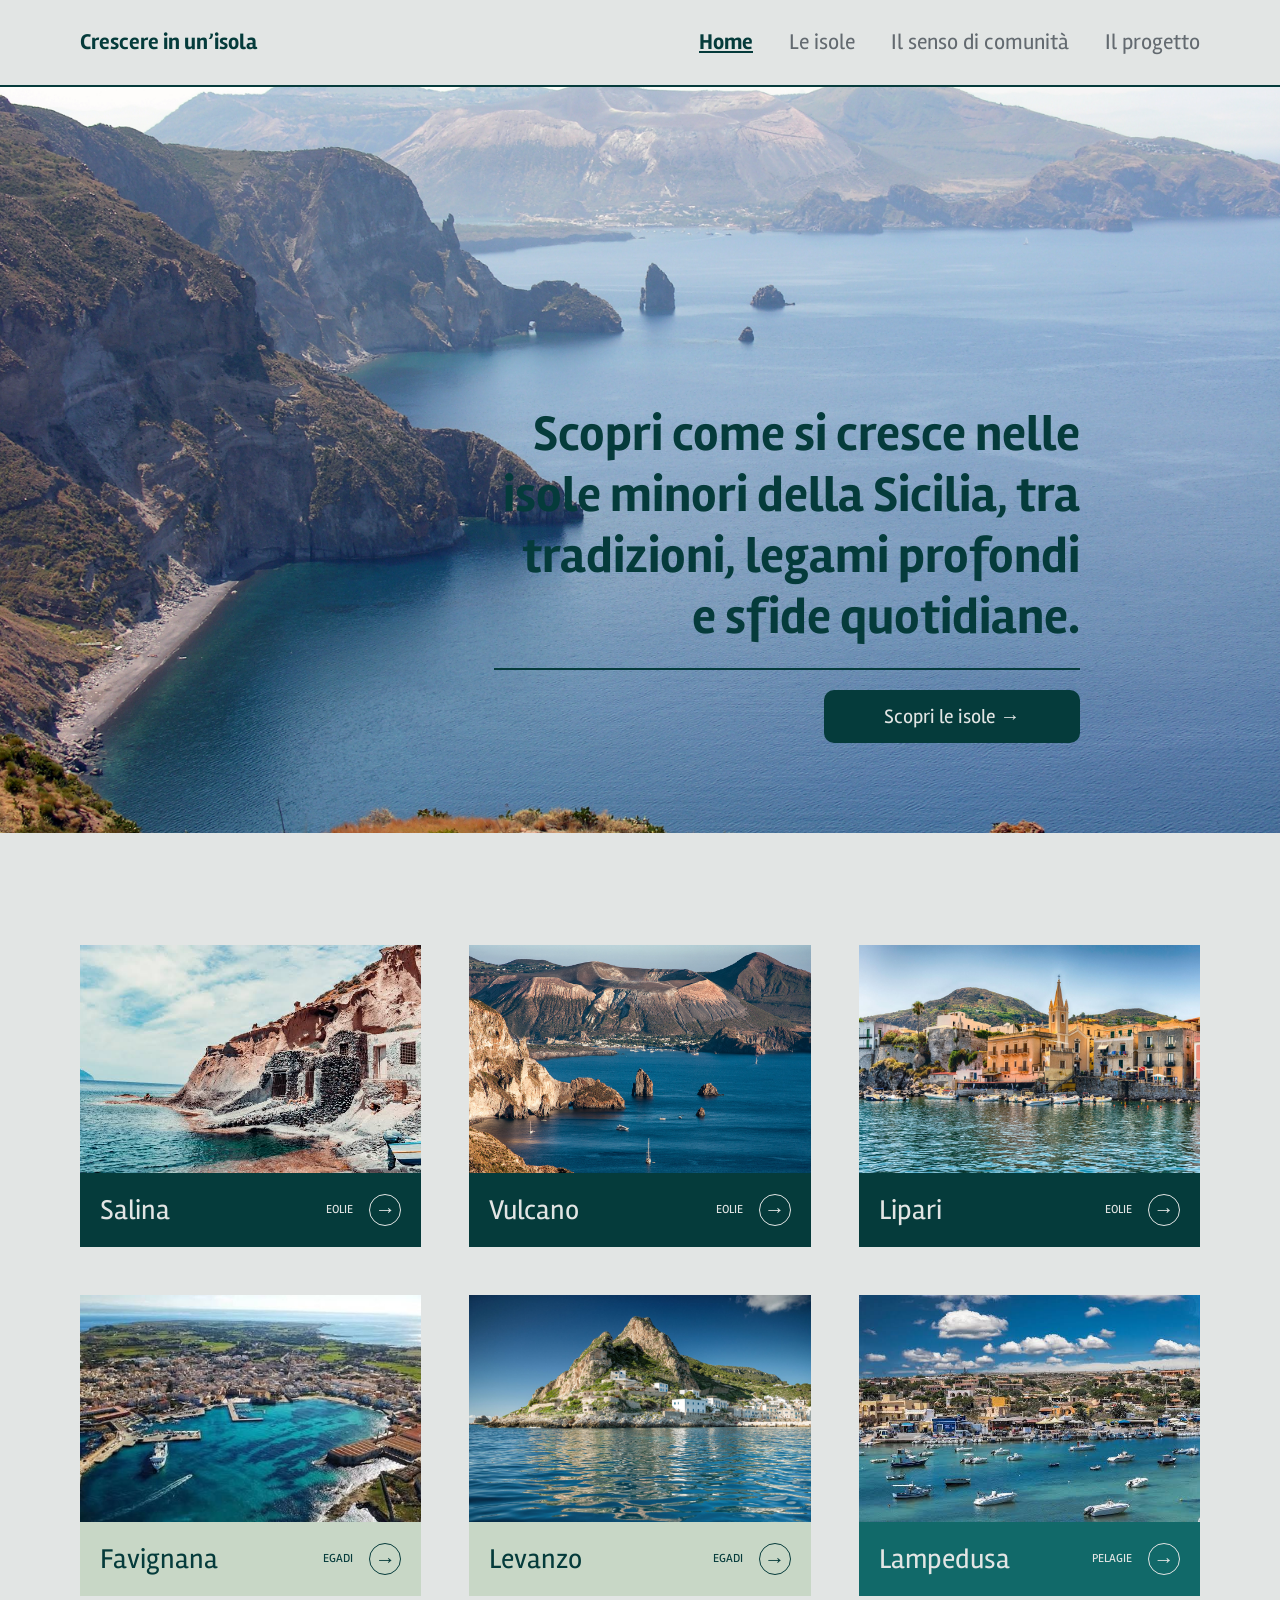
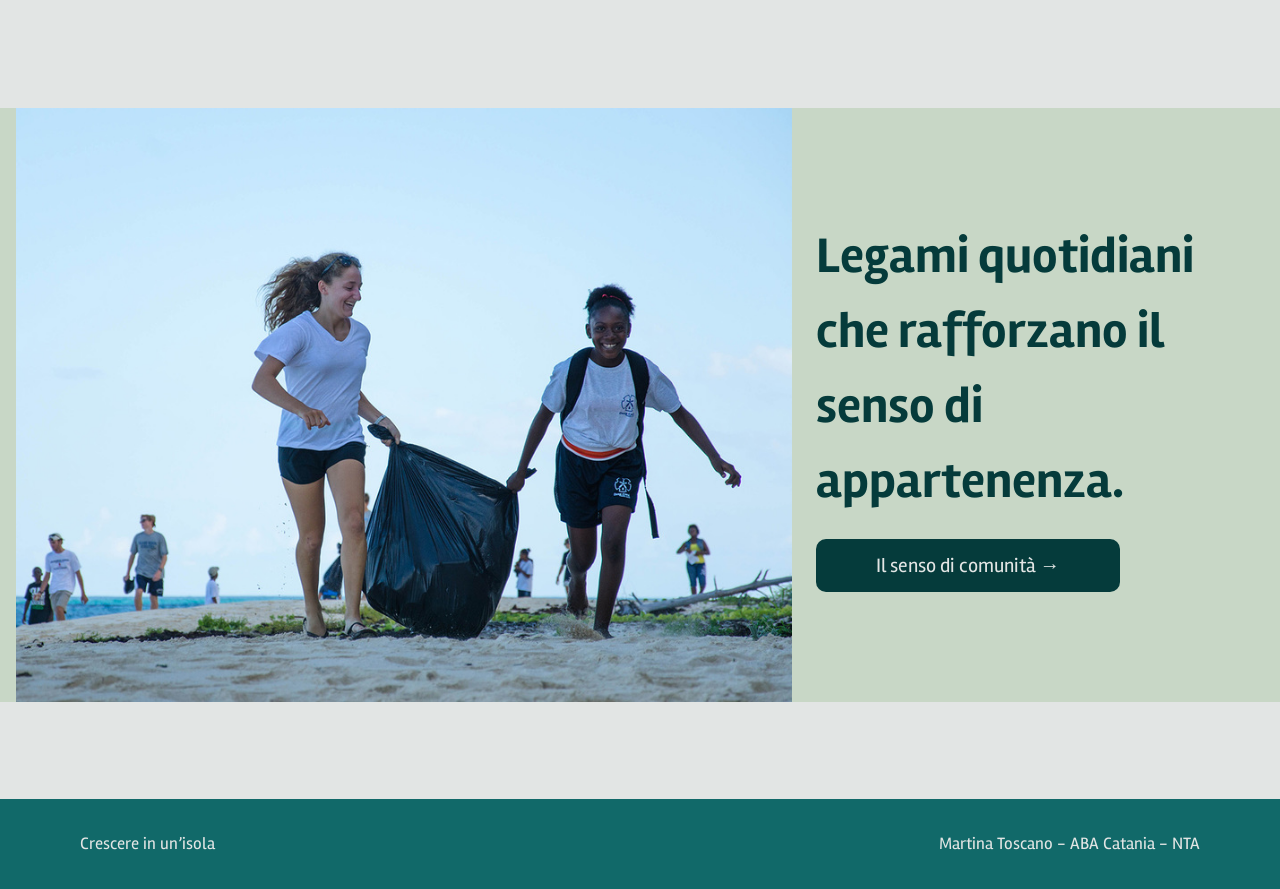
<file: index.html>
<!DOCTYPE html>
<html lang="it">
<head>
    <meta charset="UTF-8">
    <meta name="viewport" content="width=device-width, initial-scale=1.0">
    <title>Homepage</title>
    <link rel="stylesheet" href="style.css">
    <link rel="preconnect" href="https://fonts.googleapis.com">
    <link rel="preconnect" href="https://fonts.gstatic.com" crossorigin>
    <link href="https://fonts.googleapis.com/css2?family=Prosto+One&family=Rambla:ital,wght@0,400;0,700;1,400;1,700&display=swap" rel="stylesheet">
</head>
<body>

    <header>
        <div class="contenitore">
           <p class="nome-sito">Crescere in un’isola</p>
           <nav>
            <ul>
              <li><a href="index.html" aria-current="page">Home</a></li>
              <li><a href="archivio.html">Le isole</a></li>
              <li><a href="tema.html">Il senso di comunità</a></li>
              <li><a href="il-progetto.html">Il progetto</a></li>
            </ul>
           </nav>
        </div>
    </header>
    
 <main>
       <div id="home">
          <section class="apertura-home"> 
             <div class="contenitore">
                 <h2>Scopri come si cresce nelle isole minori della Sicilia,  tra tradizioni, legami profondi e sfide quotidiane.</h2>
                 <button><a href="archivio.html">Scopri le isole →</a></button>
             </div>
          </section>

         <section class="card-home">
             <div class="contenitore">
                <div class="griglia-card-home">
                  <a href="archivio.html" class="card card-scura">
                      <img src="immagini/salina-card.jpg" alt="Isola di Salina" width="352" height="220">
                       <div class="info-card">
                          <h3>Salina</h3>
                          <span class="arcipelago">EOLIE</span>
                          <span class="freccia">→</span>
                       </div>
                 </a>

                    <a href="archivio.html" class="card card-scura">
                       <img src="immagini/vulcano-card.png" alt="Isola di Vulcano" width="352" height="220">
                        <div class="info-card">
                          <h3>Vulcano</h3>
                            <span class="arcipelago">EOLIE</span>
                            <span class="freccia">→</span>
                       </div>
                  </a>

                    <a href="lipari.html" class="card card-scura">
                       <img src="immagini/lipari-card.jpg" alt="Isola di Lipari" width="352" height="220">
                         <div class="info-card">
                            <h3>Lipari</h3>
                            <span class="arcipelago">EOLIE</span>
                            <span class="freccia">→</span>
                        </div>
                   </a>

                    <a href="favignana.html" class="card card-chiara">
                       <img src="immagini/favignana-card.jpg" alt="Isola di Favignana" width="352" height="220">
                         <div class="info-card">
                           <h3>Favignana</h3>
                           <span class="arcipelago">EGADI</span>
                           <span class="freccia">→</span>
                        </div>
                   </a>

                    <a href="archivio.html" class="card card-chiara">
                       <img src="immagini/levanzo-card.jpg" alt="Isola di Levanzo" width="352" height="220">
                         <div class="info-card">
                            <h3>Levanzo</h3>
                            <span class="arcipelago">EGADI</span>
                            <span class="freccia">→</span>
                       </div>
                   </a>

                    <a href="archivio.html" class="card card-media">
                       <img src="immagini/lampedusa-card.jpg" alt="Isola di Lampedusa" width="352" height="220">
                         <div class="info-card">
                            <h3>Lampedusa</h3>
                            <span class="arcipelago">PELAGIE</span>
                            <span class="freccia">→</span>
                       </div>
                   </a>

                </div>
              </div>
         </section>

          <section class="tema-home">
             <img src="immagini/comunita-homepage-2.jpg" alt="Due ragazze raccolgono rifiuti sulla spiaggia">
             <div class="contenitore">
                <div class="testo">
                    <h2>Legami quotidiani che rafforzano il senso di appartenenza.</h2>
                    <button><a href="tema.html">Il senso di comunità →</a></button>
                </div>
             </div>
         </section>
     </div>  
 </main>

    <footer>
       <div class="contenitore">
          <p>Crescere in un’isola</p>
          <p>Martina Toscano -  ABA Catania - NTA</p>
      </div>
   </footer>
    
</body>
</html>
</file>
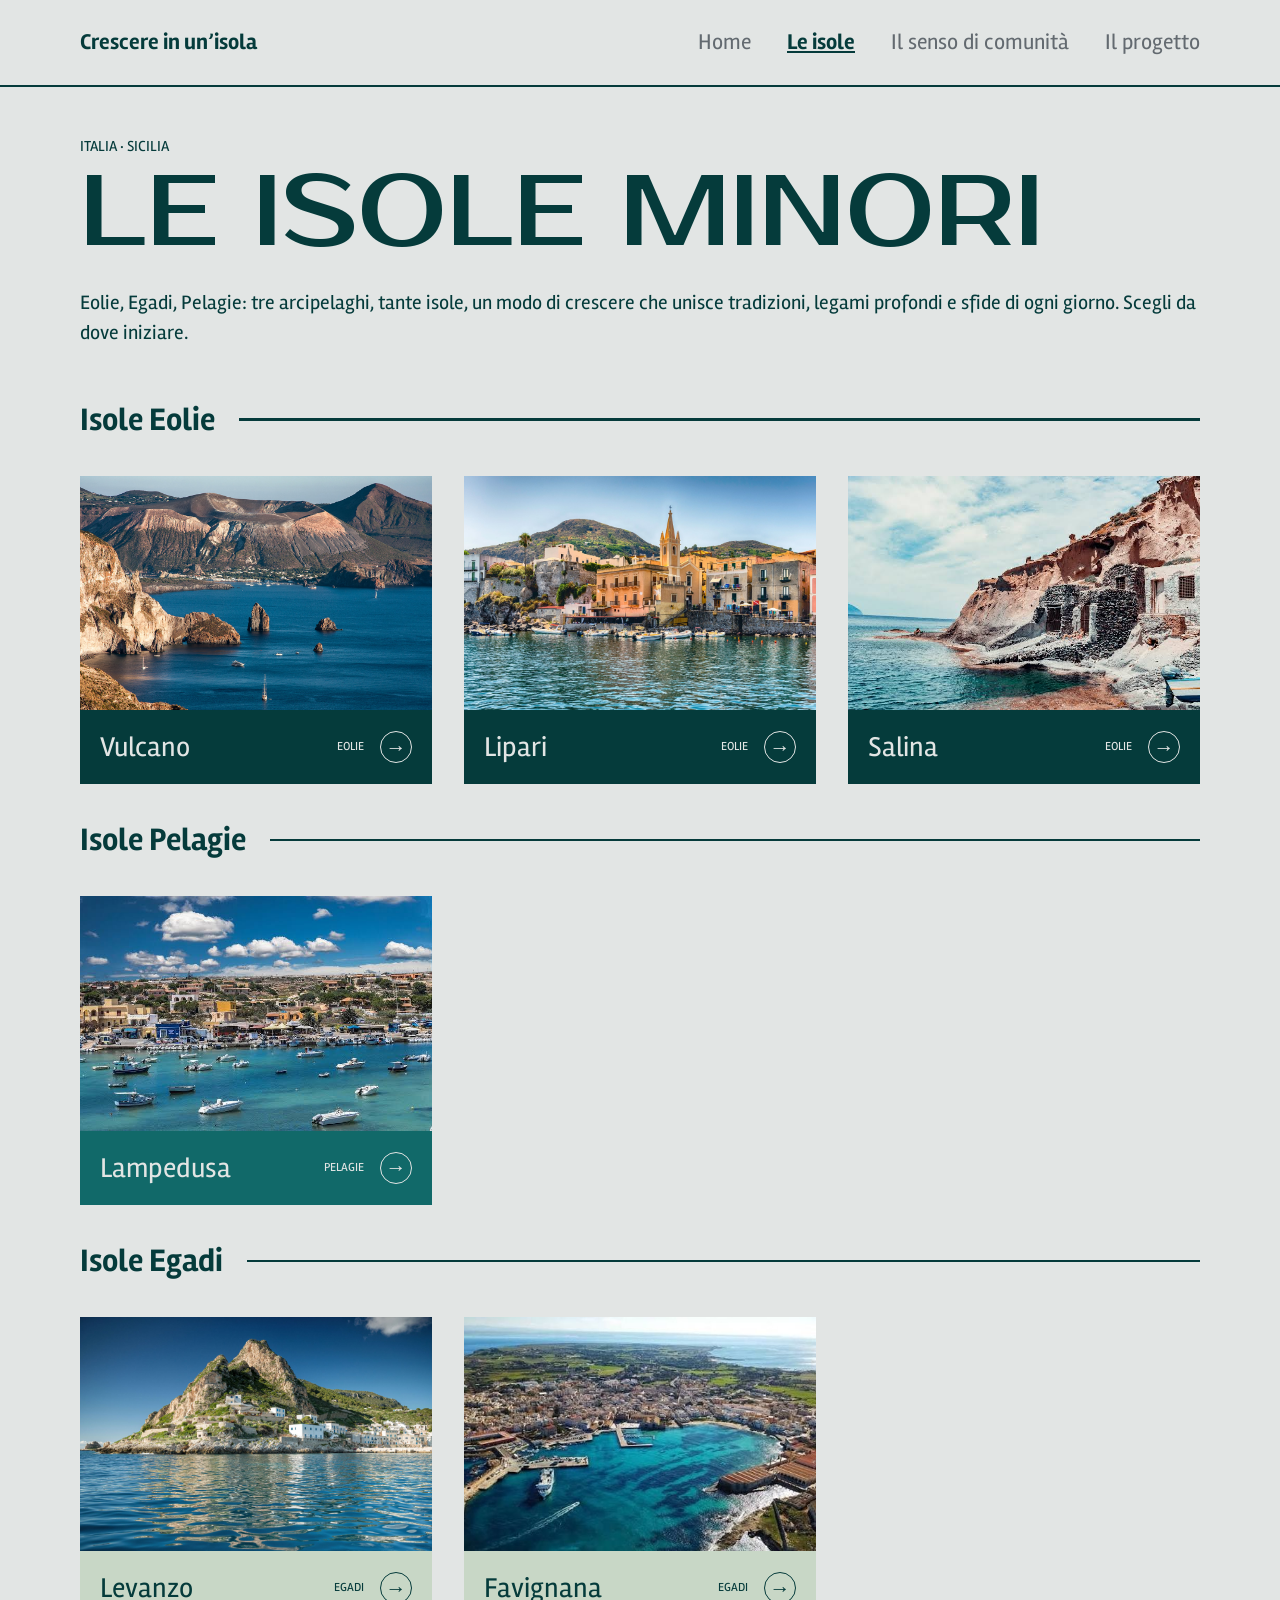
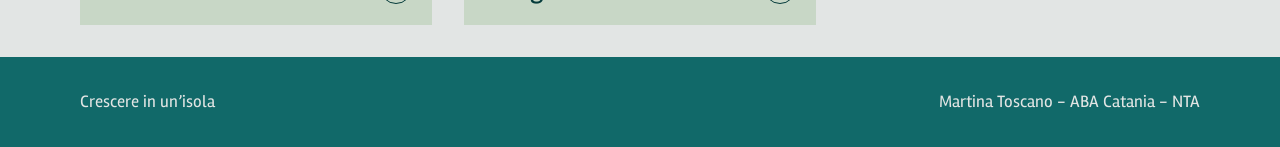
<file: archivio.html>
<!DOCTYPE html>
<html lang="it">
<head>
    <meta charset="UTF-8">
    <meta name="viewport" content="width=device-width, initial-scale=1.0">
    <title>Le isole | Crescere in un’isola</title>
    <link rel="stylesheet" href="style.css">
    <link rel="preconnect" href="https://fonts.googleapis.com">
    <link rel="preconnect" href="https://fonts.gstatic.com" crossorigin>
    <link href="https://fonts.googleapis.com/css2?family=Prosto+One&display=swap" rel="stylesheet">
    <link href="https://fonts.googleapis.com/css2?family=Rambla:ital,wght@0,400;0,700;1,400;1,700&display=swap" rel="stylesheet">
</head>
<body>
    <header>
        <div class="contenitore">
            <p class="nome-sito">Crescere in un’isola</p>
            <nav>
                <ul>
                    <li><a href="index.html">Home</a></li>
                    <li><a href="archivio.html" aria-current="page">Le isole</a></li>
                    <li><a href="tema.html">Il senso di comunità</a></li>
                    <li><a href="il-progetto.html">Il progetto</a></li>
                </ul>
            </nav>
        </div>
    </header>

    <main>
        <div id="archivio">
           <section class="apertura">
              <div class="contenitore">
                  <div class="testo-apertura">
                     <p class="posizione">ITALIA · SICILIA</p>
                     <h1>LE ISOLE MINORI </h1>
                     <p class="descrizione">Eolie, Egadi, Pelagie: tre arcipelaghi, tante isole, un modo di crescere che unisce tradizioni, legami profondi e sfide di ogni giorno. Scegli da dove iniziare.</p>
                  </div>
             </div>
          </section>

          <section class="eolie">
             <div class="contenitore">
                 <h2>Isole Eolie</h2>
                   <div class="griglia-card">
                      <a href="archivio.html" class="card card-scura">
                         <img src="immagini/vulcano-card.png" alt="Isola di Vulcano" width="352" height="220">
                          <div class="info-card">
                              <h3>Vulcano</h3>
                              <span class="arcipelago">EOLIE</span>
                              <span class="freccia">→</span>
                          </div>
                      </a>

                      <a href="lipari.html" class="card card-scura">
                          <img src="immagini/lipari-card.jpg" alt="Isola di Lipari" width="352" height="220">
                           <div class="info-card">
                               <h3>Lipari</h3>
                              <span class="arcipelago">EOLIE</span>
                              <span class="freccia">→</span>
                         </div>
                     </a>

                      <a href="archivio.html" class="card card-scura">
                         <img src="immagini/salina-card.jpg" alt="Isola di Salina" width="352" height="220">
                           <div class="info-card">
                              <h3>Salina</h3>
                              <span class="arcipelago">EOLIE</span>
                              <span class="freccia">→</span>
                          </div>
                     </a>
                 </div>
             </div>
          </section>
         
          <section class="pelagie">
             <div class="contenitore">
                 <h2>Isole Pelagie</h2>
                   <div class="griglia-card">
                      <a href="archivio.html" class="card card-media">
                          <img src="immagini/lampedusa-card.jpg" alt="Isola di Lampedusa" width="352" height="220">
                            <div class="info-card">
                               <h3>Lampedusa</h3>
                               <span class="arcipelago">PELAGIE</span>
                               <span class="freccia">→</span>
                           </div>
                      </a>
                 </div>
             </div>
          </section>

          <section class="egadi">
             <div class="contenitore">
                 <h2>Isole Egadi</h2>
                   <div class="griglia-card">
                      <a href="archivio.html" class="card card-chiara">
                          <img src="immagini/levanzo-card.jpg" alt="Isola di Levanzo" width="352" height="220">
                           <div class="info-card">
                              <h3>Levanzo</h3>
                              <span class="arcipelago">EGADI</span>
                              <span class="freccia">→</span>
                          </div>
                       </a>

                       <a href="favignana.html" class="card card-chiara">
                           <img src="immagini/favignana-card.jpg" alt="Isola di Favignana" width="352" height="220">
                            <div class="info-card">
                               <h3>Favignana</h3>
                                <span class="arcipelago">EGADI</span>
                                <span class="freccia">→</span>
                           </div>
                       </a>
                 </div>
             </div>
          </section>
      </div>
    </main>

    <footer>
        <div class="contenitore">
            <p>Crescere in un’isola</p>
            <p>Martina Toscano - ABA Catania - NTA</p>
        </div>
    </footer>
</body>
</html>
</file>
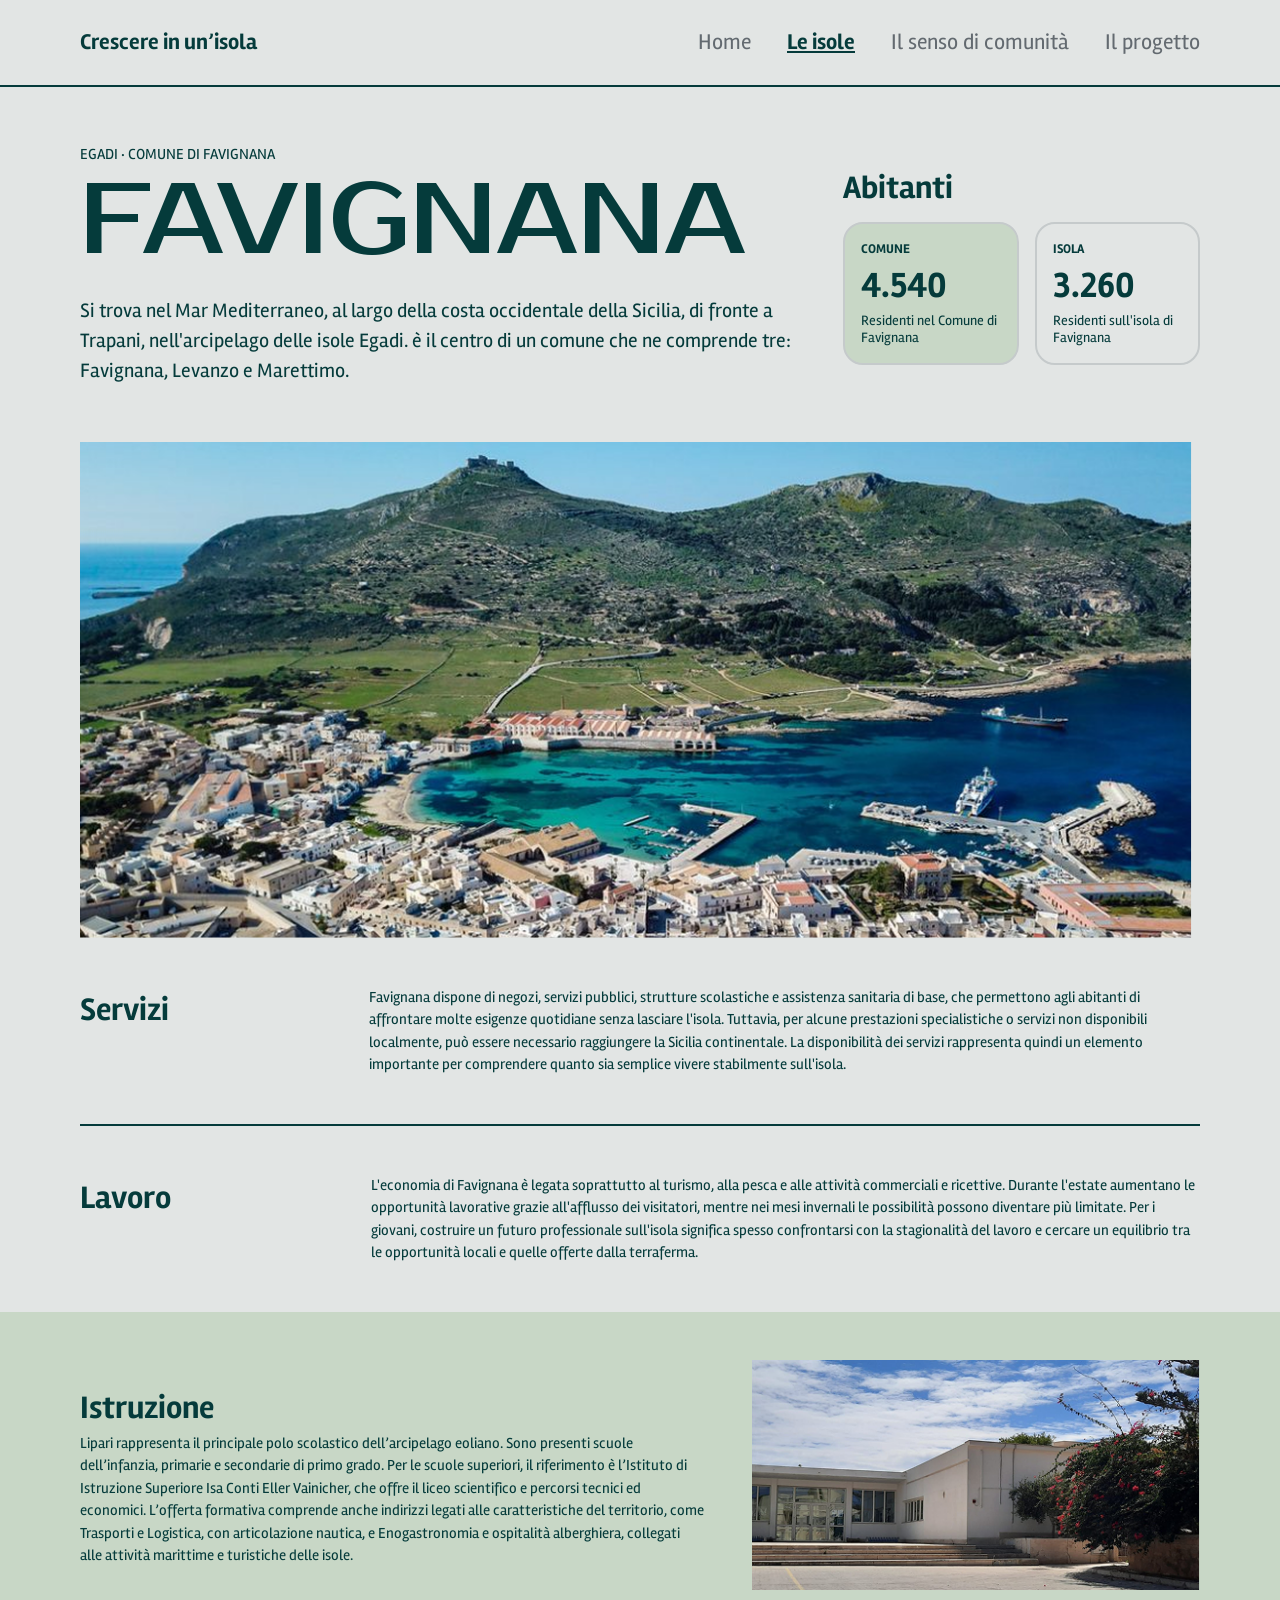
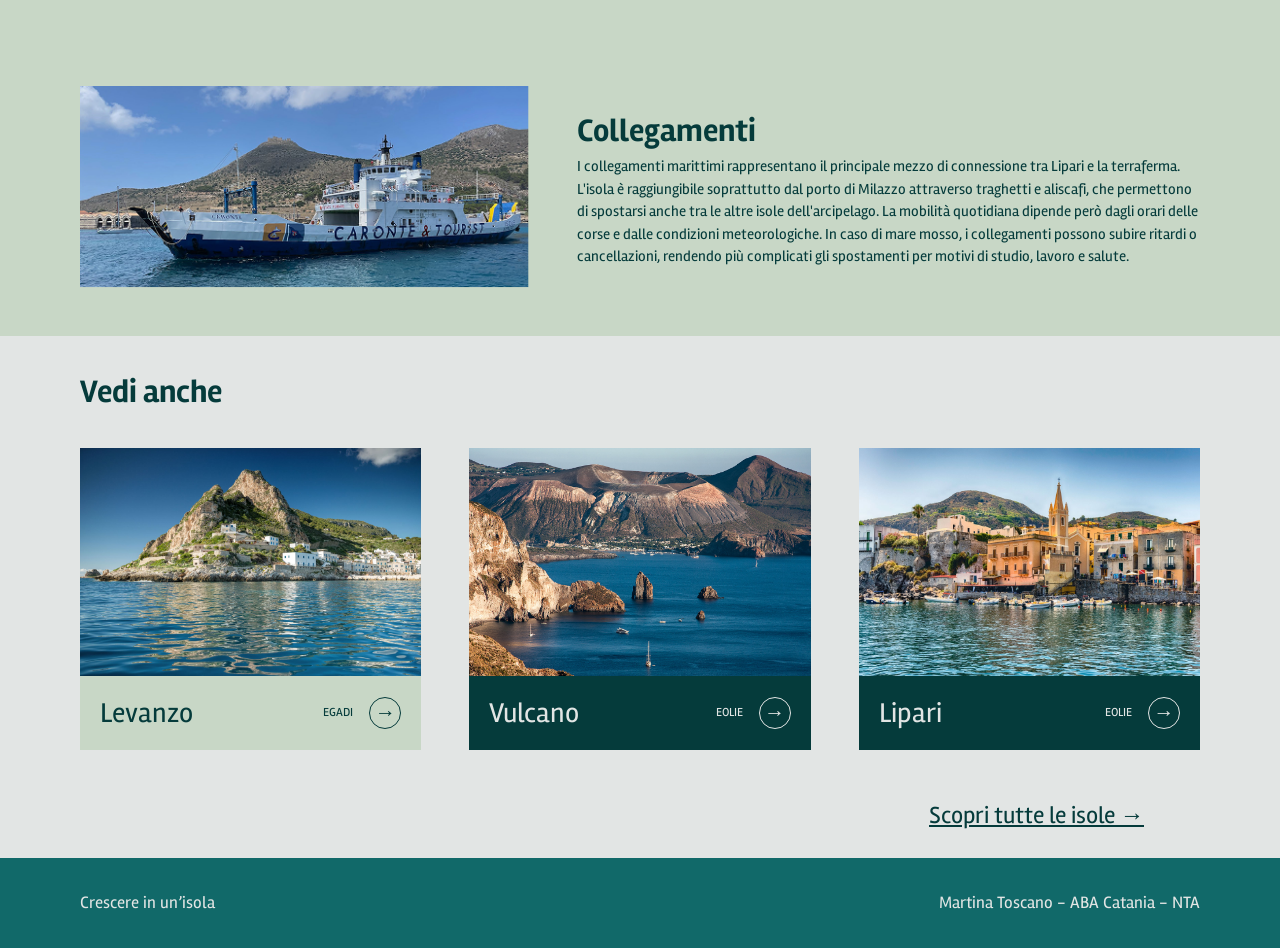
<file: favignana.html>
<!DOCTYPE html>
<html lang="it">
<head>
    <meta charset="UTF-8">
    <meta name="viewport" content="width=device-width, initial-scale=1.0">
    <title>Favignana</title>
    <link rel="stylesheet" href="style.css">
    <link rel="preconnect" href="https://fonts.googleapis.com">
<link rel="preconnect" href="https://fonts.gstatic.com" crossorigin>
<link href="https://fonts.googleapis.com/css2?family=Prosto+One&family=Rambla:ital,wght@0,400;0,700;1,400;1,700&display=swap" rel="stylesheet">
</head>
<body>

    <header>
        <div class="contenitore">
           <p class="nome-sito">Crescere in un’isola</p>
           <nav>
            <ul>
              <li><a href="index.html">Home</a></li>
              <li><a href="archivio.html" aria-current="page">Le isole</a></li>
              <li><a href="tema.html">Il senso di comunità</a></li>
              <li><a href="il-progetto.html">Il progetto</a></li>
            </ul>
           </nav>
        </div>
    </header>
    
    <main>
       <div id="isola">
         <section class="apertura">
            <div class="contenitore">
              <div class="testo-apertura">
               <p class="posizione">EGADI · COMUNE DI FAVIGNANA</p>
               <h1>FAVIGNANA</h1>
               <p class="descrizione">Si trova nel Mar Mediterraneo, al largo della costa occidentale della Sicilia, di fronte a Trapani, nell'arcipelago delle isole Egadi. è il centro di un comune che ne comprende tre: Favignana, Levanzo e Marettimo.</p>
              </div>

              <div class="abitanti">
                <h2>Abitanti</h2>
                   <div class="dati-abitanti">
                       <div class="scheda-uno">
                          <p class="luogo">COMUNE</p>
                          <p class="numero">4.540</p>
                          <p class="descrizione">Residenti nel Comune di Favignana</p>
                       </div>

                       <div class="scheda-due">
                          <p class="luogo">ISOLA</p>
                          <p class="numero">3.260</p>
                          <p class="descrizione">Residenti sull'isola di Favignana</p>
                       </div>
                   </div>
              </div>
            </div>
         </section>

          <section class="immagine-isola">
            <div class="contenitore">
              <img src="immagini/favignana-paese.jpg" alt="Paesaggio di Favignana">
            </div>
          </section>

           <section class="servizi">
              <div class="contenitore">
                <h2>Servizi</h2>
                <p>Favignana dispone di negozi, servizi pubblici, strutture scolastiche e assistenza sanitaria di base, che permettono agli abitanti di affrontare molte esigenze quotidiane senza lasciare l'isola. Tuttavia, per alcune prestazioni specialistiche o servizi non disponibili localmente, può essere necessario raggiungere la Sicilia continentale. La disponibilità dei servizi rappresenta quindi un elemento importante per comprendere quanto sia semplice vivere stabilmente sull'isola.</p>
             </div>
           </section>

          <section class="lavoro">
            <div class="contenitore">
              <h2>Lavoro</h2>
              <p>L'economia di Favignana è legata soprattutto al turismo, alla pesca e alle attività commerciali e ricettive. Durante l'estate aumentano le opportunità lavorative grazie all'afflusso dei visitatori, mentre nei mesi invernali le possibilità possono diventare più limitate. Per i giovani, costruire un futuro professionale sull'isola significa spesso confrontarsi con la stagionalità del lavoro e cercare un equilibrio tra le opportunità locali e quelle offerte dalla terraferma.</p>
            </div>
          </section>

          <section class="istruzione">
             <div class="contenitore">
                <div class="testo">
                  <h2>Istruzione</h2>
                  <p>Lipari rappresenta il principale polo scolastico dell’arcipelago eoliano. Sono presenti scuole dell’infanzia, primarie e secondarie di primo grado. Per le scuole superiori, il riferimento è l’Istituto di Istruzione Superiore Isa Conti Eller Vainicher, che offre il liceo scientifico e percorsi tecnici ed economici. L’offerta formativa comprende anche indirizzi legati alle caratteristiche del territorio, come Trasporti e Logistica, con articolazione nautica, e Enogastronomia e ospitalità alberghiera, collegati alle attività marittime e turistiche delle isole.</p>
                </div>
                 <div class="immagine">
                   <img src="immagini/scuola-favignana-tagliata.png" alt="Scuola a Favignana" width="458.23" height="235.95"> 
                </div>
            </div>
          </section>

          <section class="collegamenti">
             <div class="contenitore">
                 <div class="immagine">
                   <img src="immagini/aliscafo-favignana.jpg" alt="Aliscafo a Favignana" width="461.44" height="207.17">
                </div>
                 <div class="testo">
                   <h2>Collegamenti</h2>
                   <p>I collegamenti marittimi rappresentano il principale mezzo di connessione tra Lipari e la terraferma. L'isola è raggiungibile soprattutto dal porto di Milazzo attraverso traghetti e aliscafi, che permettono di spostarsi anche tra le altre isole dell'arcipelago. La mobilità quotidiana dipende però dagli orari delle corse e dalle condizioni meteorologiche. In caso di mare mosso, i collegamenti possono subire ritardi o cancellazioni, rendendo più complicati gli spostamenti per motivi di studio, lavoro e salute.</p>
                </div>
            </div>
          </section>

          
           <section class="vedi-anche">
             <div class="contenitore">
                <h2>Vedi anche</h2>
                  <div class="griglia-card">

                     <a href="archivio.html" class="card card-chiara">
                       <img src="immagini/levanzo-card.jpg" alt="Isola di Levanzo" width="352" height="220">
                       <div class="info-card">
                         <h3>Levanzo</h3>
                         <span class="arcipelago">EGADI</span>
                         <span class="freccia">→</span>
                      </div>
                     </a>

                     <a href="archivio.html" class="card card-scura">
                       <img src="immagini/vulcano-card.png" alt="Isola di Vulcano" width="352" height="220">
                       <div class="info-card">
                         <h3>Vulcano</h3>
                         <span class="arcipelago">EOLIE</span>
                         <span class="freccia">→</span>
                       </div> 
                    </a>

                     <a href="lipari.html" class="card card-scura">
                        <img src="immagini/lipari-card.jpg" alt="Isola di Lipari" width="352" height="220">
                        <div class="info-card">
                          <h3>Lipari</h3>
                          <span class="arcipelago">EOLIE</span>
                          <span class="freccia">→</span>
                       </div>
                    </a>

                  </div>
                  <div class="link-scopri">
                    <a href="archivio.html">Scopri tutte le isole →</a>
                  </div>
               </div>
          </section>
      </div>
  </main>

 <footer>
    <div class="contenitore">
        <p>Crescere in un’isola</p>
        <p>Martina Toscano -  ABA Catania - NTA</p>
    </div>
 </footer>
    
</body>
</html>
</file>
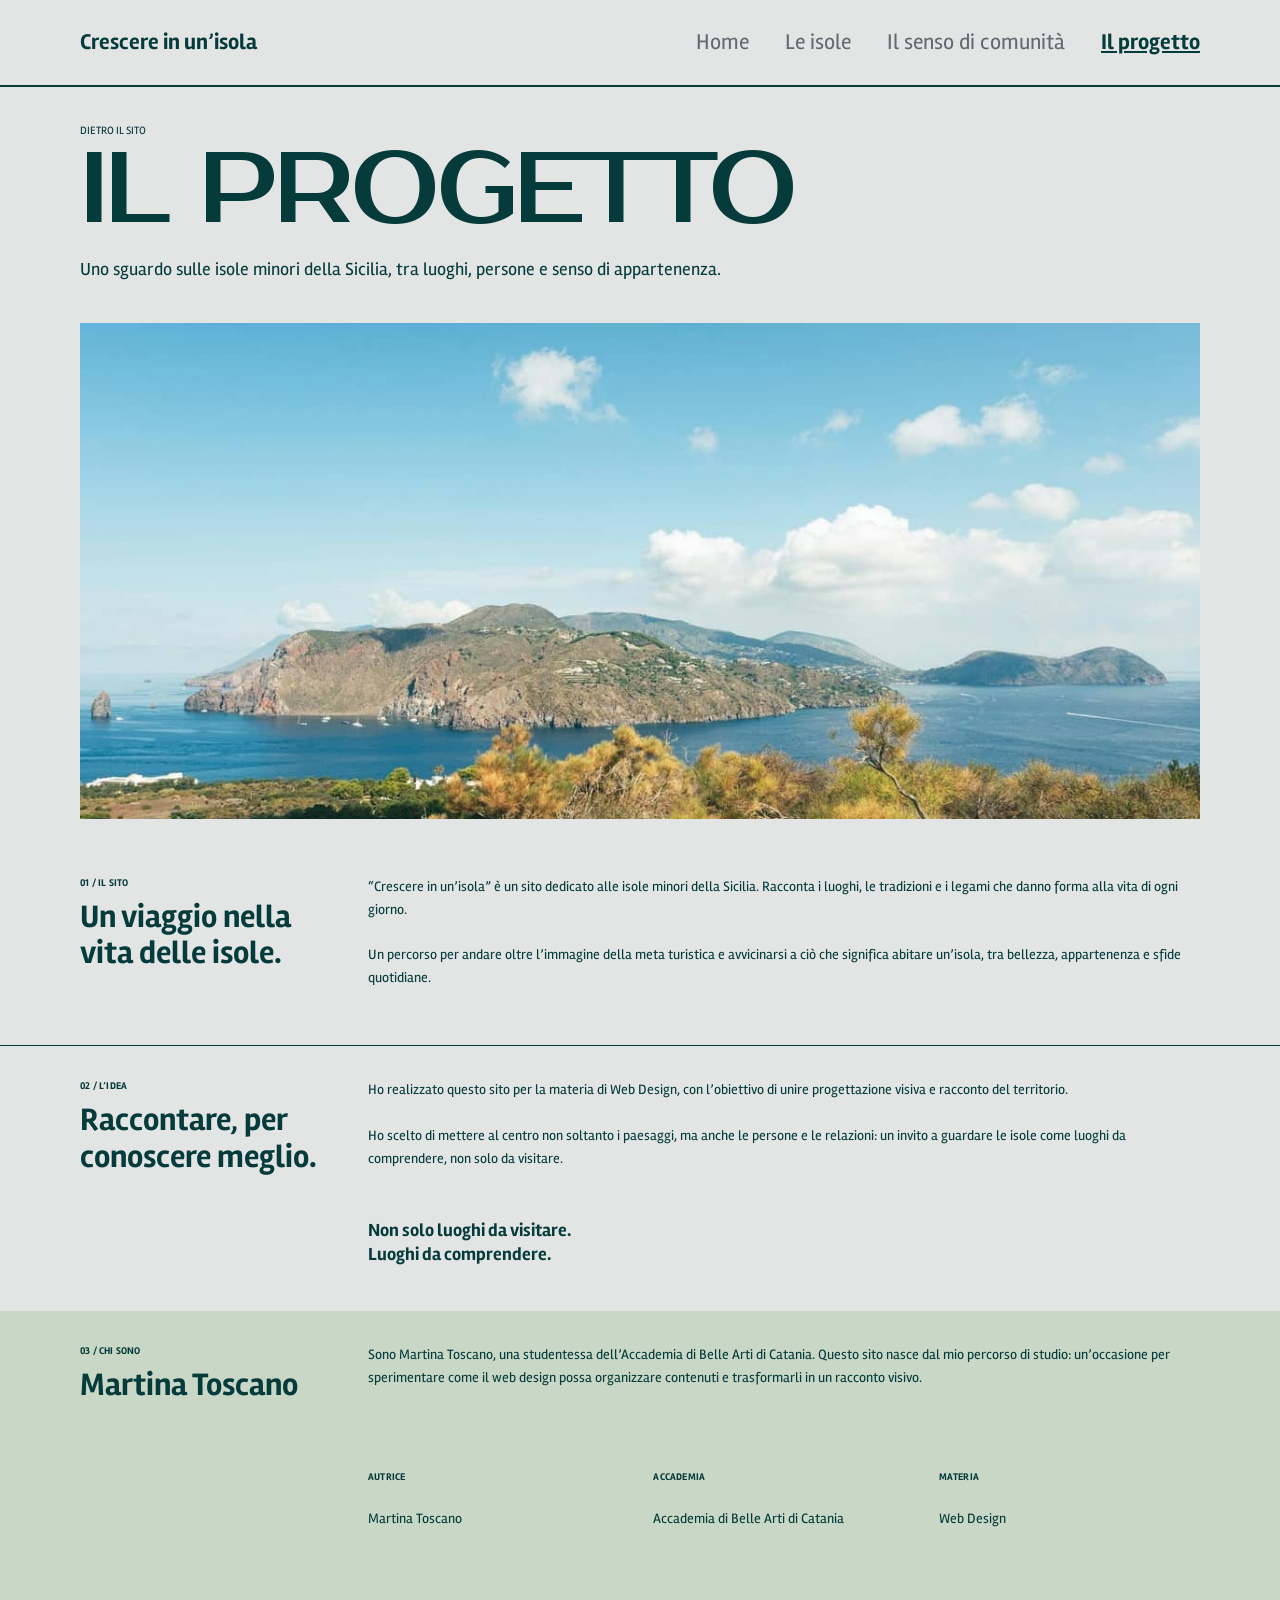
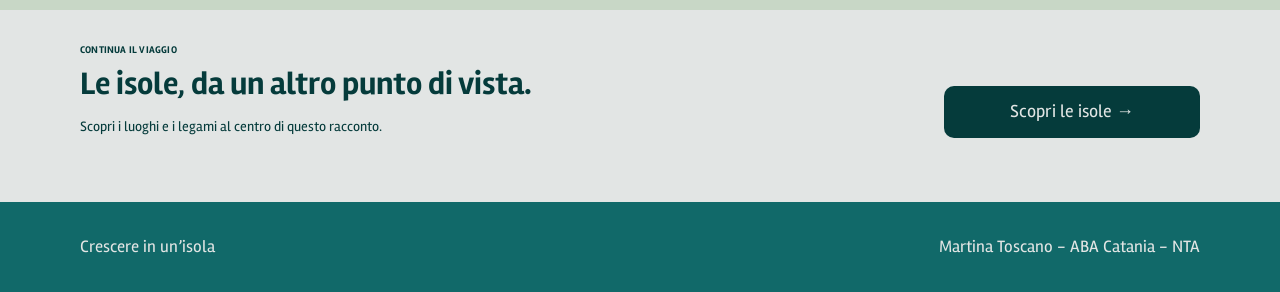
<file: il-progetto.html>
<!DOCTYPE html>
<html lang="it">
<head>
    <meta charset="UTF-8">
    <meta name="viewport" content="width=device-width, initial-scale=1.0">
    <title>Il progetto | Crescere in un’isola</title>
    <link rel="stylesheet" href="style.css">
    <link rel="preconnect" href="https://fonts.googleapis.com">
    <link rel="preconnect" href="https://fonts.gstatic.com" crossorigin>
    <link href="https://fonts.googleapis.com/css2?family=Prosto+One&display=swap" rel="stylesheet">
    <link href="https://fonts.googleapis.com/css2?family=Rambla:ital,wght@0,400;0,700;1,400;1,700&display=swap" rel="stylesheet">
</head>
<body>
    <header>
        <div class="contenitore">
            <p class="nome-sito">Crescere in un’isola</p>
            <nav>
                <ul>
                    <li><a href="index.html">Home</a></li>
                    <li><a href="archivio.html">Le isole</a></li>
                    <li><a href="tema.html">Il senso di comunità</a></li>
                    <li><a href="il-progetto.html" aria-current="page">Il progetto</a></li>
                </ul>
            </nav>
        </div>
    </header>

    <main>
       <div id="progetto">

           <section class="apertura">
              <div class="contenitore">
                  <p class="posizione">DIETRO IL SITO</p>
                  <h1>IL PROGETTO</h1>
                  <p class="descrizione">Uno sguardo sulle isole minori della Sicilia, tra luoghi, persone e senso di appartenenza.</p>
              </div>
           </section>

           <section class="immagine-progetto">
              <div class="contenitore">
                  <img src="immagini/il-progetto-img.jpg" alt="Costa rocciosa con case in pietra affacciate sul mare" width="1120px" height="486px">
              </div>
           </section>

           <section class="il-sito">
              <div class="contenitore">
                  <div class="testo-sinistra">
                      <p class="numero-sezione">01 / IL SITO</p>
                      <h2>Un viaggio nella<br>vita delle isole.</h2>
                  </div>
                  <div class="testo-destra">
                      <p>“Crescere in un’isola” è un sito dedicato alle isole minori della Sicilia. Racconta i luoghi, le tradizioni e i legami che danno forma alla vita di ogni giorno.</p>
                      <p>Un percorso per andare oltre l’immagine della meta turistica e avvicinarsi a ciò che significa abitare un’isola, tra bellezza, appartenenza e sfide quotidiane.</p>
                  </div>
              </div>
           </section>

           <section class="l-idea">
              <div class="contenitore">
                  <div class="testo-sinistra">
                      <p class="numero-sezione">02 / L’IDEA</p>
                      <h2>Raccontare, per<br>conoscere meglio.</h2>
                  </div>
                  <div class="testo-destra">
                      <p>Ho realizzato questo sito per la materia di Web Design, con l’obiettivo di unire progettazione visiva e racconto del territorio.</p>
                      <p>Ho scelto di mettere al centro non soltanto i paesaggi, ma anche le persone e le relazioni: un invito a guardare le isole come luoghi da comprendere, non solo da visitare.</p>
                      <p class="frase">Non solo luoghi da visitare.<br>Luoghi da comprendere.</p>
                  </div>
              </div>
           </section>

           <section class="chi-sono">
              <div class="contenitore">
                  <div class="testo-sinistra">
                      <p class="numero-sezione">03 / CHI SONO</p>
                      <h2>Martina Toscano</h2>
                  </div>
                  <div class="testo-destra">
                      <p>Sono Martina Toscano, una studentessa dell’Accademia di Belle Arti di Catania. Questo sito nasce dal mio percorso di studio: un’occasione per sperimentare come il web design possa organizzare contenuti e trasformarli in un racconto visivo.</p>

                      <div class="dati-progetto">
                          <div class="dato">
                              <p class="etichetta">AUTRICE</p>
                              <p class="valore">Martina Toscano</p>
                          </div>
                          <div class="dato">
                              <p class="etichetta">ACCADEMIA</p>
                              <p class="valore">Accademia di Belle Arti di Catania</p>
                          </div>
                          <div class="dato">
                              <p class="etichetta">MATERIA</p>
                              <p class="valore">Web Design</p>
                          </div>
                      </div>
                  </div>
              </div>
           </section>

           <section class="continua-viaggio">
              <div class="contenitore">
                  <div class="testo">
                      <p class="numero-sezione">CONTINUA IL VIAGGIO</p>
                      <h2>Le isole, da un altro punto di vista.</h2>
                      <p class="descrizione">Scopri i luoghi e i legami al centro di questo racconto.</p>
                  </div>
                  <a href="archivio.html" class="bottone">Scopri le isole →</a>
              </div>
           </section>

       </div>
   </main>

    <footer>
        <div class="contenitore">
            <p>Crescere in un’isola</p>
            <p>Martina Toscano - ABA Catania - NTA</p>
        </div>
    </footer>
</body>
</html>
</file>
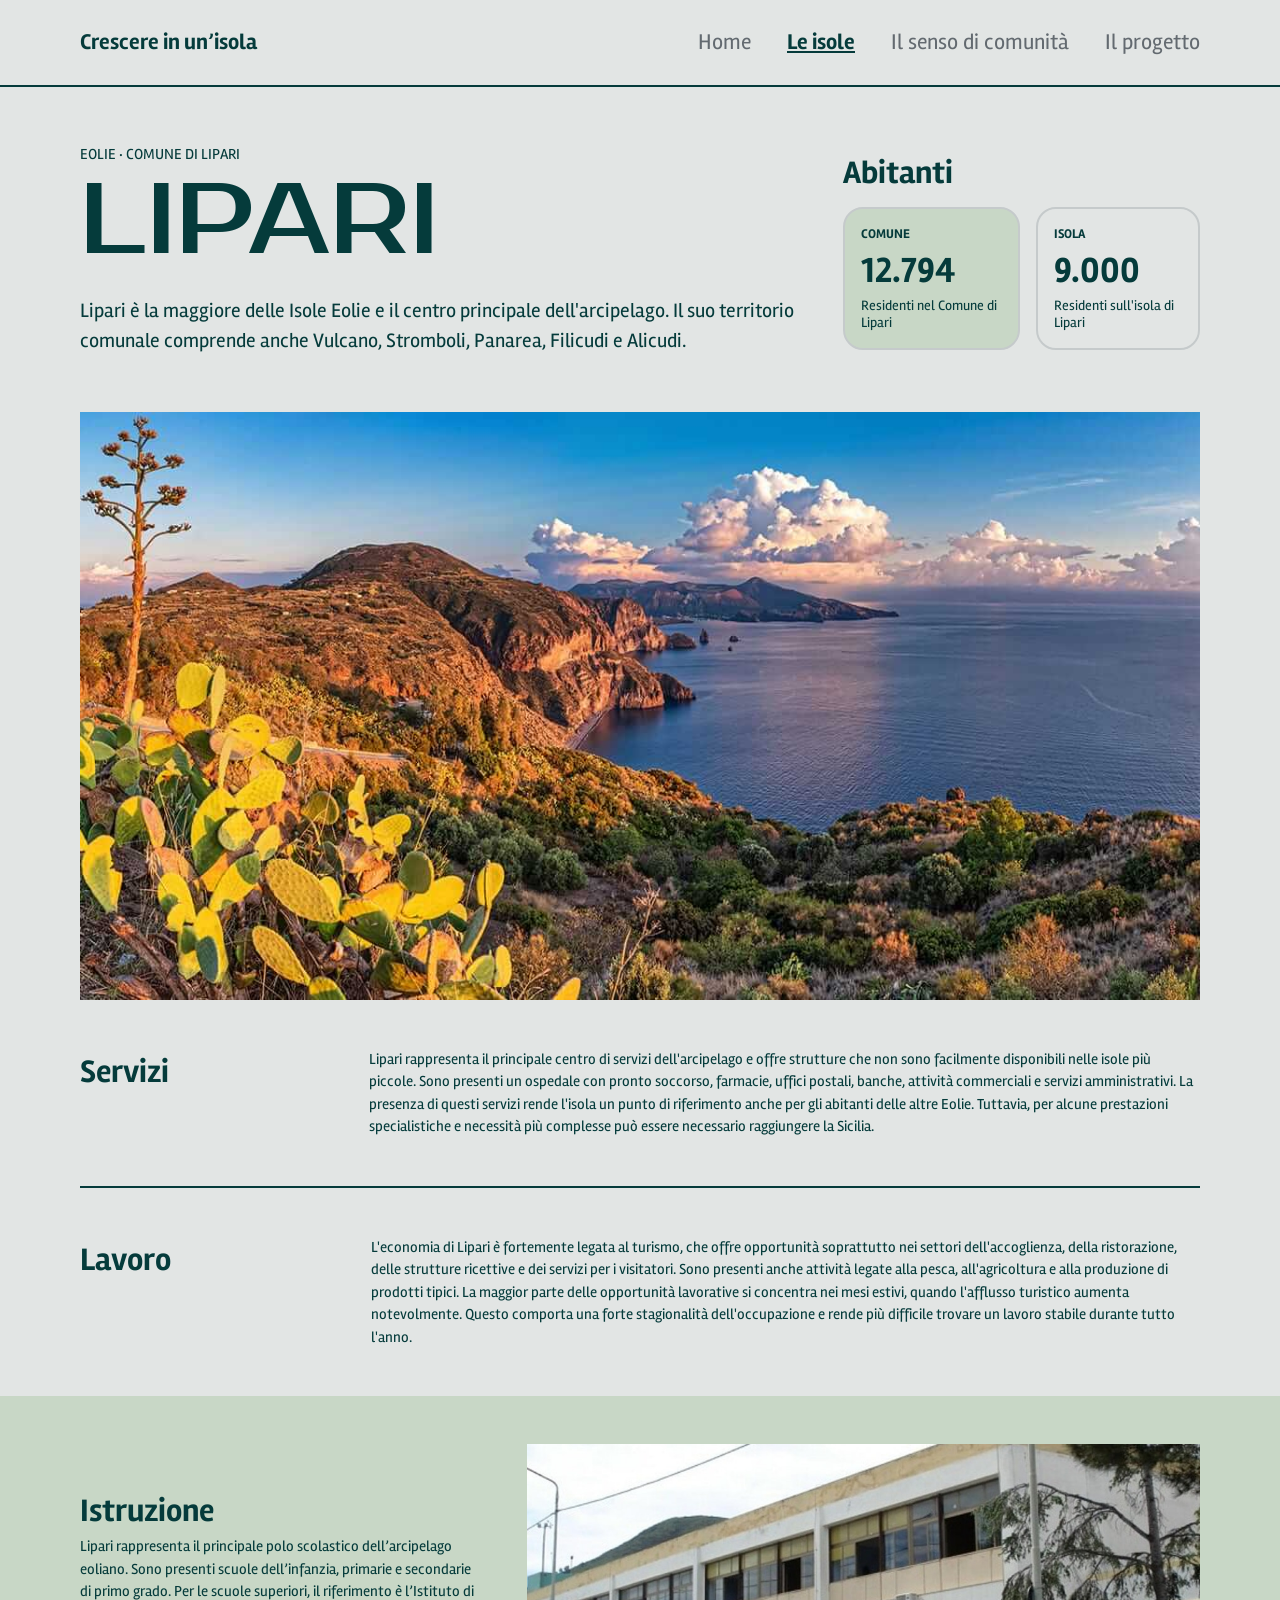
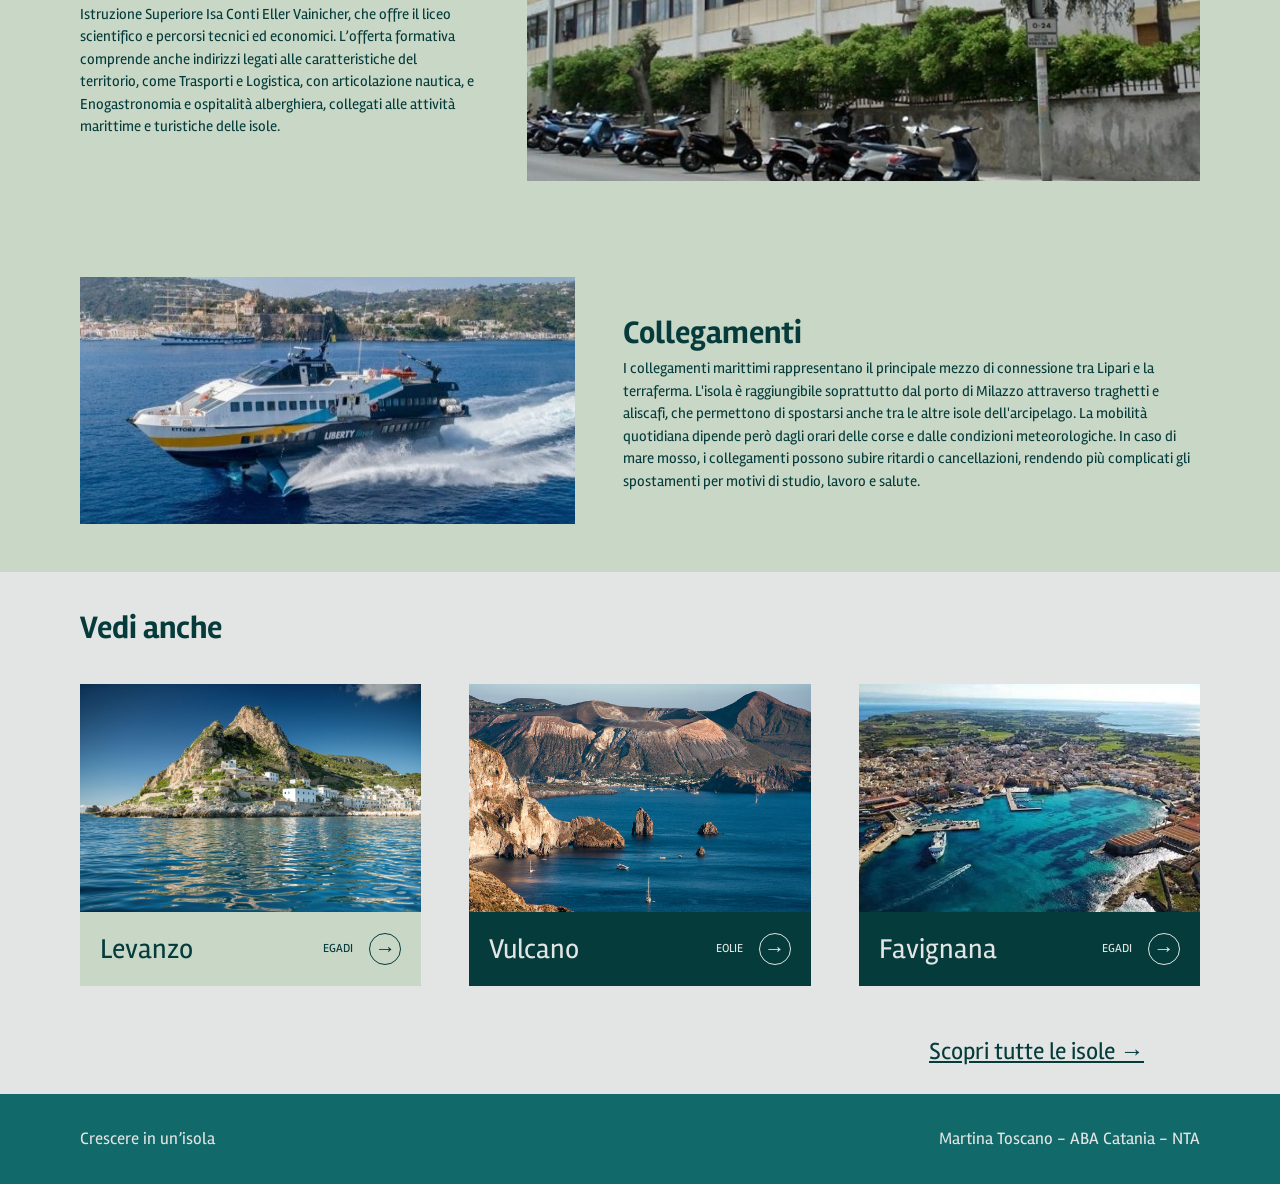
<file: lipari.html>
<!DOCTYPE html>
<html lang="it">
<head>
    <meta charset="UTF-8">
    <meta name="viewport" content="width=device-width, initial-scale=1.0">
    <title>Lipari</title>
    <link rel="stylesheet" href="style.css">
    <link rel="preconnect" href="https://fonts.googleapis.com">
<link rel="preconnect" href="https://fonts.gstatic.com" crossorigin>
<link href="https://fonts.googleapis.com/css2?family=Prosto+One&family=Rambla:ital,wght@0,400;0,700;1,400;1,700&display=swap" rel="stylesheet">
</head>
<body>

    <header>
        <div class="contenitore">
           <p class="nome-sito">Crescere in un’isola</p>
           <nav>
            <ul>
              <li><a href="index.html">Home</a></li>
              <li><a href="archivio.html" aria-current="page">Le isole</a></li>
              <li><a href="tema.html">Il senso di comunità</a></li>
              <li><a href="il-progetto.html">Il progetto</a></li>
            </ul>
           </nav>
        </div>
    </header>
    
  
    <main>
      <div id="isola">
          <section class="apertura">
             <div class="contenitore">
                <div class="testo-apertura">
                  <p class="posizione">EOLIE · COMUNE DI LIPARI</p>
                  <h1>LIPARI</h1>
                  <p class="descrizione">Lipari è la maggiore delle Isole Eolie e il centro principale dell'arcipelago. Il suo territorio comunale comprende anche Vulcano, Stromboli, Panarea, Filicudi e Alicudi.</p>
               </div>

               <div class="abitanti">
                 <h2>Abitanti</h2>
                    <div class="dati-abitanti">
                        <div class="scheda-uno">
                           <p class="luogo">COMUNE</p>
                           <p class="numero">12.794</p>
                           <p class="descrizione">Residenti nel Comune di Lipari</p>
                        </div>

                        <div class="scheda-due">
                          <p class="luogo">ISOLA</p>
                          <p class="numero">9.000</p>
                          <p class="descrizione">Residenti sull'isola di Lipari</p>
                       </div>
                     </div>
                </div>

              </div>
        </section>

          <section class="immagine-isola">
             <div class="contenitore">
                <img src="immagini/lipari-pagina.jpg" alt="">
             </div>
           </section>

           <section class="servizi">
              <div class="contenitore">
                 <h2>Servizi</h2>
                 <p>Lipari rappresenta il principale centro di servizi dell'arcipelago e offre strutture che non sono facilmente disponibili nelle isole più piccole. Sono presenti un ospedale con pronto soccorso, farmacie, uffici postali, banche, attività commerciali e servizi amministrativi. La presenza di questi servizi rende l'isola un punto di riferimento anche per gli abitanti delle altre Eolie. Tuttavia, per alcune prestazioni specialistiche e necessità più complesse può essere necessario raggiungere la Sicilia.</p>
               </div>
           </section>

           <section class="lavoro">
              <div class="contenitore">
                 <h2>Lavoro</h2>
                 <p>L'economia di Lipari è fortemente legata al turismo, che offre opportunità soprattutto nei settori dell'accoglienza, della ristorazione, delle strutture ricettive e dei servizi per i visitatori. Sono presenti anche attività legate alla pesca, all'agricoltura e alla produzione di prodotti tipici. La maggior parte delle opportunità lavorative si concentra nei mesi estivi, quando l'afflusso turistico aumenta notevolmente. Questo comporta una forte stagionalità dell'occupazione e rende più difficile trovare un lavoro stabile durante tutto l'anno.</p>
               </div>
          </section>

          <section class="istruzione">
             <div class="contenitore">
                 <div class="testo">
                    <h2>Istruzione</h2>
                    <p>Lipari rappresenta il principale polo scolastico dell’arcipelago eoliano. Sono presenti scuole dell’infanzia, primarie e secondarie di primo grado. Per le scuole superiori, il riferimento è l’Istituto di Istruzione Superiore Isa Conti Eller Vainicher, che offre il liceo scientifico e percorsi tecnici ed economici. L’offerta formativa comprende anche indirizzi legati alle caratteristiche del territorio, come Trasporti e Logistica, con articolazione nautica, e Enogastronomia e ospitalità alberghiera, collegati alle attività marittime e turistiche delle isole.</p>
                </div>
                <div class="immagine">
                    <img src="immagini/lipari-istruzione.jpeg" alt="" width="458.23" height="235.95"> 
                </div>
            </div>
          </section>

          <section class="collegamenti">
            <div class="contenitore">
                <div class="immagine">
                   <img src="immagini/lipari-trasporti.jpg" alt="" width="461.44" height="207.17">
                 </div>
                <div class="testo">
                   <h2>Collegamenti</h2>
                   <p>I collegamenti marittimi rappresentano il principale mezzo di connessione tra Lipari e la terraferma. L'isola è raggiungibile soprattutto dal porto di Milazzo attraverso traghetti e aliscafi, che permettono di spostarsi anche tra le altre isole dell'arcipelago. La mobilità quotidiana dipende però dagli orari delle corse e dalle condizioni meteorologiche. In caso di mare mosso, i collegamenti possono subire ritardi o cancellazioni, rendendo più complicati gli spostamenti per motivi di studio, lavoro e salute.</p>
                 </div>
             </div>
          </section>

          
          <section class="vedi-anche">
            <div class="contenitore">
              <h2>Vedi anche</h2>
                 <div class="griglia-card">

                     <a href="archivio.html" class="card card-chiara">
                        <img src="immagini/levanzo-card.jpg" alt="Isola di Levanzo" width="352" height="220">
                           <div class="info-card">
                              <h3>Levanzo</h3>
                              <span class="arcipelago">EGADI</span>
                              <span class="freccia">→</span>
                           </div>
                       </a>

                     <a href="archivio.html" class="card card-scura">
                        <img src="immagini/vulcano-card.png" alt="Isola di Vulcano" width="352" height="220">
                            <div class="info-card">
                              <h3>Vulcano</h3>
                              <span class="arcipelago">EOLIE</span>
                              <span class="freccia">→</span>
                            </div>
                       </a>

                      <a href="favignana.html" class="card card-scura">
                          <img src="immagini/favignana-card.jpg" alt="Isola di Favignana" width="352" height="220">
                            <div class="info-card">
                               <h3>Favignana</h3>
                               <span class="arcipelago">EGADI</span>
                               <span class="freccia">→</span>
                             </div>
                       </a>

                  </div>
                   <div class="link-scopri">
                       <a href="archivio.html">Scopri tutte le isole →</a>
                  </div>
             </div>

          </section>
      </div>
</main>

 <footer>
    <div class="contenitore">
        <p>Crescere in un’isola</p>
        <p>Martina Toscano -  ABA Catania - NTA</p>
    </div>
 </footer>
    
</body>
</html>
</file>
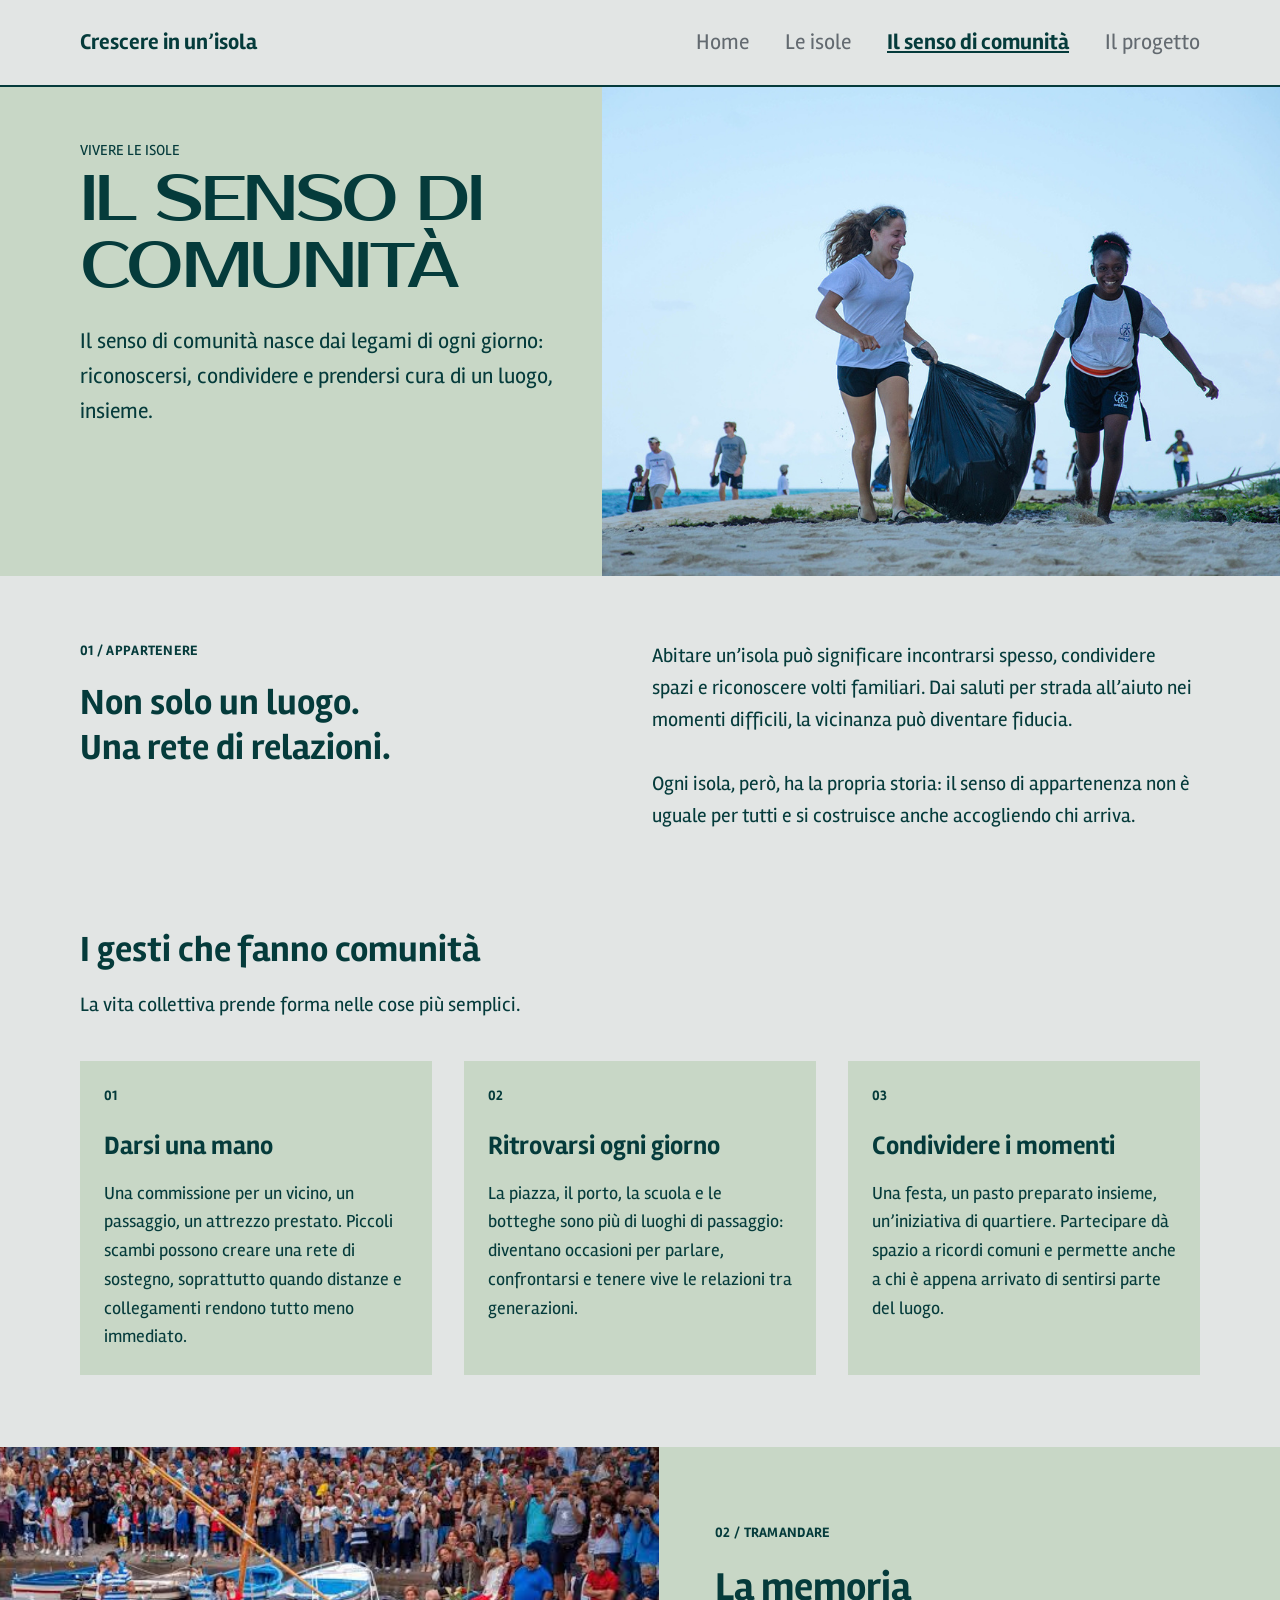
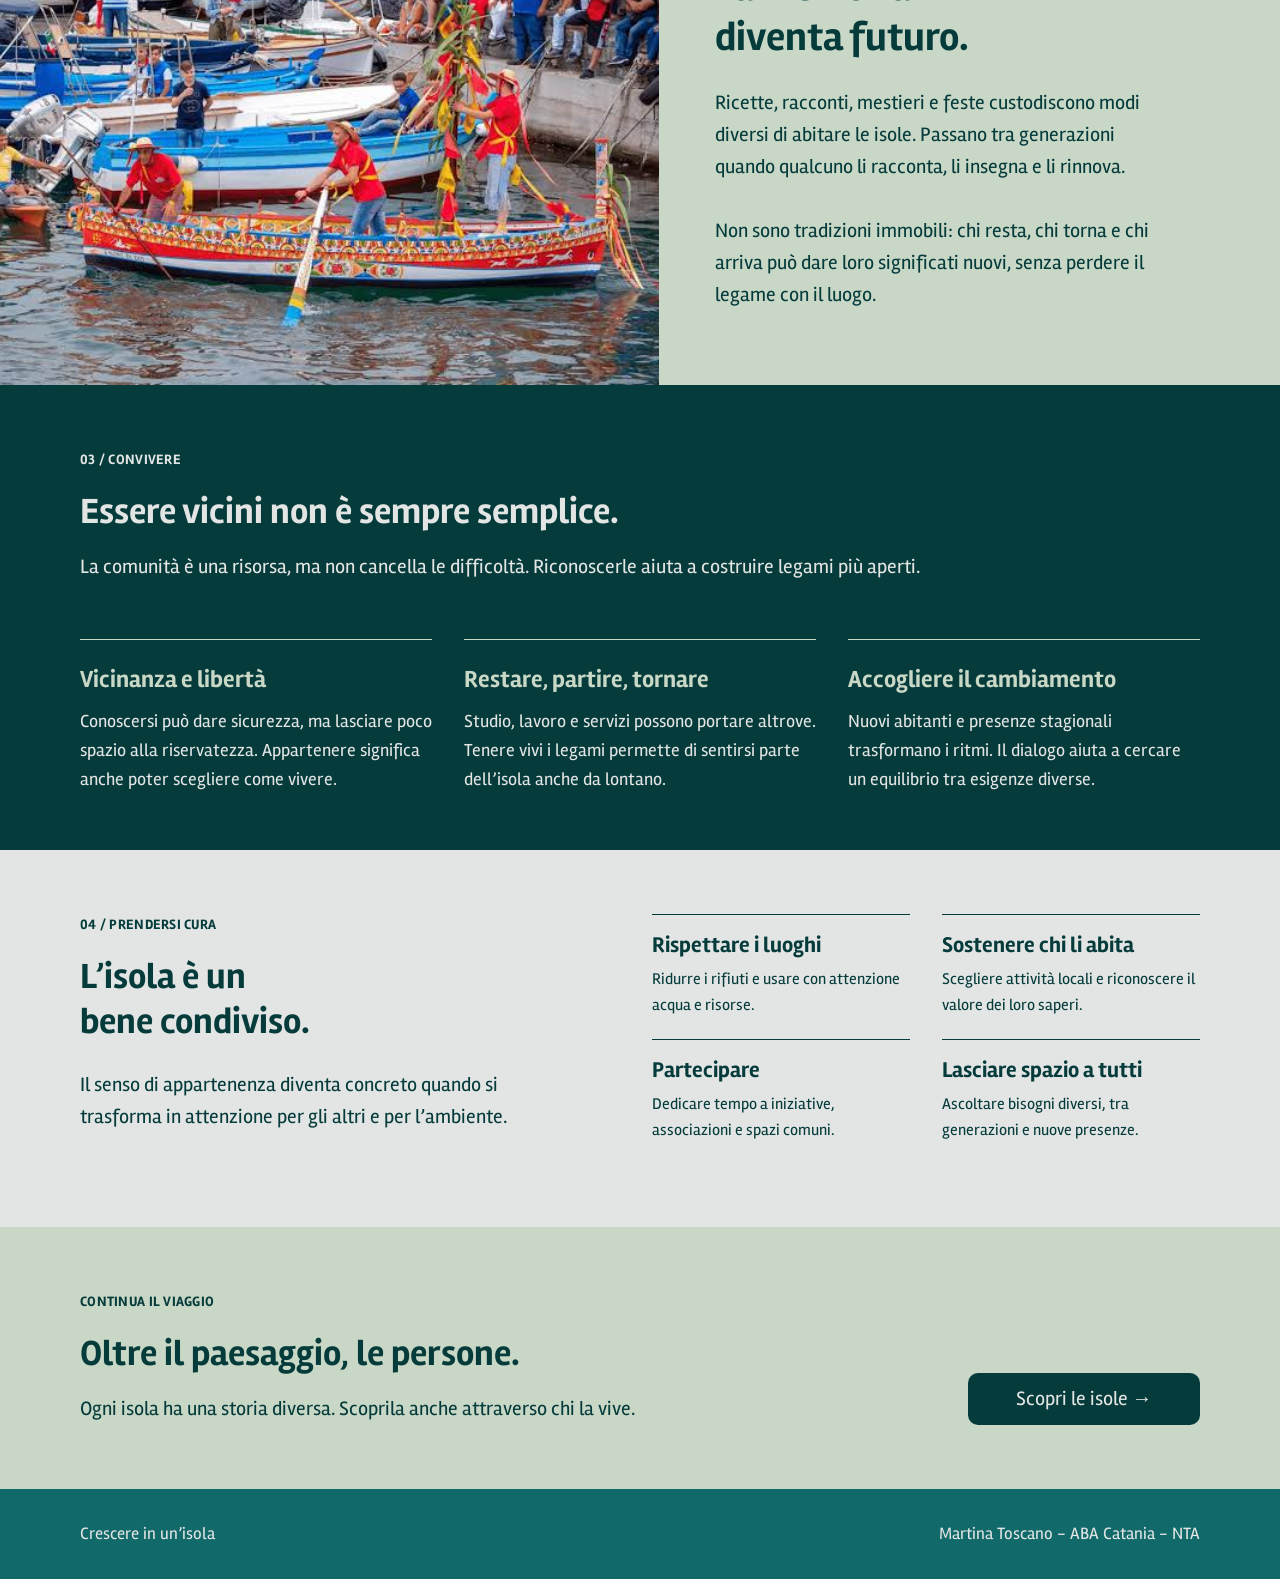
<file: tema.html>
<!DOCTYPE html>
<html lang="it">
<head>
    <meta charset="UTF-8">
    <meta name="viewport" content="width=device-width, initial-scale=1.0">
    <title>Il senso di comunità | Crescere in un’isola</title>
    <link rel="stylesheet" href="style.css">
    <link rel="preconnect" href="https://fonts.googleapis.com">
    <link rel="preconnect" href="https://fonts.gstatic.com" crossorigin>
    <link href="https://fonts.googleapis.com/css2?family=Prosto+One&display=swap" rel="stylesheet">
    <link href="https://fonts.googleapis.com/css2?family=Rambla:ital,wght@0,400;0,700;1,400;1,700&display=swap" rel="stylesheet">
</head>
<body>
    <header>
        <div class="contenitore">
            <p class="nome-sito">Crescere in un’isola</p>
            <nav>
                <ul>
                    <li><a href="index.html">Home</a></li>
                    <li><a href="archivio.html">Le isole</a></li>
                    <li><a href="tema.html" aria-current="page">Il senso di comunità</a></li>
                    <li><a href="il-progetto.html">Il progetto</a></li>
                </ul>
            </nav>
        </div>
    </header>

   <main>
       <div id="tema">
           <section class="apertura">
              <div class="contenitore">
                 <div class="testo-apertura">
                      <p class="posizione">VIVERE LE ISOLE</p>
                      <h1>IL SENSO DI COMUNITÀ</h1>
                       <p class="descrizione">Il senso di comunità nasce dai legami di ogni giorno: riconoscersi, condividere e prendersi cura di un luogo, insieme.</p>
                  </div>
                  <div class="immagine-apertura">
                     <img src="immagini/comunita-homepage-2.jpg" alt="Due ragazze raccolgono rifiuti sulla spiaggia" width="760px" height="489px"> 
                  </div>
              </div>
          </section>

         <section class="appartenere">
            <div class="contenitore">
              <div class="testo-sinistra">
                  <p class="numero-sezione">01 / APPARTENERE</p>
                  <h2>Non solo un luogo.<br>Una rete di relazioni.</h2>
              </div>
              <div class="testo-destra">
                 <p>Abitare un’isola può significare incontrarsi spesso, condividere spazi e riconoscere volti familiari. Dai saluti per strada all’aiuto nei momenti difficili, la vicinanza può diventare fiducia.</p>
                 <p>Ogni isola, però, ha la propria storia: il senso di appartenenza non è uguale per tutti e si costruisce anche accogliendo chi arriva.</p>
              </div>
            </div>
         </section>

         <section class="gesti">
             <div class="contenitore">
                 <h2>I gesti che fanno comunità</h2>
                 <p class="sottotitolo">La vita collettiva prende forma nelle cose più semplici.</p>

                  <div class="griglia-gesti">
                     <div class="scheda-uno">
                         <p class="numero">01</p>
                         <h3>Darsi una mano</h3>
                         <p class="descrizione">Una commissione per un vicino, un passaggio, un attrezzo prestato. Piccoli scambi possono creare una rete di sostegno, soprattutto quando distanze e collegamenti rendono tutto meno immediato.</p>
                      </div>

                      <div class="scheda-due">
                         <p class="numero">02</p>
                         <h3>Ritrovarsi ogni giorno</h3>
                         <p class="descrizione">La piazza, il porto, la scuola e le botteghe sono più di luoghi di passaggio: diventano occasioni per parlare, confrontarsi e tenere vive le relazioni tra generazioni.</p>
                      </div>

                      <div class="scheda-tre">
                         <p class="numero">03</p>
                         <h3>Condividere i momenti</h3>
                         <p class="descrizione">Una festa, un pasto preparato insieme, un’iniziativa di quartiere. Partecipare dà spazio a ricordi comuni e permette anche a chi è appena arrivato di sentirsi parte del luogo.</p>
                      </div>
                  </div>
              </div>
         </section>

          <section class="tramandare">
              <div class="contenitore">
                  <div class="immagine">
                      <img src="immagini/tradizioni-siciliane.jpg" alt="Barca decorata durante una festa sul porto">
                  </div>
                  <div class="testo">
                      <p class="numero-sezione">02 / TRAMANDARE</p>
                      <h2>La memoria<br>diventa futuro.</h2>
                      <p>Ricette, racconti, mestieri e feste custodiscono modi diversi di abitare le isole. Passano tra generazioni quando qualcuno li racconta, li insegna e li rinnova.</p>
                      <p>Non sono tradizioni immobili: chi resta, chi torna e chi arriva può dare loro significati nuovi, senza perdere il legame con il luogo.</p>
                  </div>
             </div>
         </section>

         <section class="convivere">
             <div class="contenitore">
                 <p class="numero-sezione">03 / CONVIVERE</p>
                  <h2>Essere vicini non è sempre semplice.</h2>
                  <p class="sottotitolo">La comunità è una risorsa, ma non cancella le difficoltà. Riconoscerle aiuta a costruire legami più aperti.</p>

                  <div class="griglia-convivere">
                      <div class="colonna colonna-uno">
                         <h3>Vicinanza e libertà</h3>
                         <p>Conoscersi può dare sicurezza, ma lasciare poco spazio alla riservatezza. Appartenere significa anche poter scegliere come vivere.</p>
                      </div>

                      <div class="colonna colonna-due">
                         <h3>Restare, partire, tornare</h3>
                         <p>Studio, lavoro e servizi possono portare altrove. Tenere vivi i legami permette di sentirsi parte dell’isola anche da lontano.</p>
                      </div>

                       <div class="colonna colonna-tre">
                          <h3>Accogliere il cambiamento</h3>
                           <p>Nuovi abitanti e presenze stagionali trasformano i ritmi. Il dialogo aiuta a cercare un equilibrio tra esigenze diverse.</p>
                      </div>
                   </div>
             </div>
         </section>

         <section class="prendersi-cura">
             <div class="contenitore">
                 <div class="testo">
                     <p class="numero-sezione">04 / PRENDERSI CURA</p>
                     <h2>L’isola è un<br>bene condiviso.</h2>
                     <p class="descrizione">Il senso di appartenenza diventa concreto quando si trasforma in attenzione per gli altri e per l’ambiente.</p>
                  </div>

                  <div class="griglia-cura">
                      <div class="voce voce-uno">
                         <h3>Rispettare i luoghi</h3>
                         <p>Ridurre i rifiuti e usare con attenzione acqua e risorse.</p>
                     </div>

                      <div class="voce voce-due">
                         <h3>Sostenere chi li abita</h3>
                         <p>Scegliere attività locali e riconoscere il valore dei loro saperi.</p>
                       </div>

                      <div class="voce voce-tre">
                         <h3>Partecipare</h3>
                         <p>Dedicare tempo a iniziative, associazioni e spazi comuni.</p>
                      </div>

                       <div class="voce voce-quattro">
                         <h3>Lasciare spazio a tutti</h3>
                         <p>Ascoltare bisogni diversi, tra generazioni e nuove presenze.</p>
                      </div>
                  </div>
             </div>
         </section>

         <section class="continua-viaggio">
             <div class="contenitore">
                 <div class="testo">
                      <p class="numero-sezione">CONTINUA IL VIAGGIO</p>
                       <h2>Oltre il paesaggio, le persone.</h2>
                      <p class="descrizione">Ogni isola ha una storia diversa. Scoprila anche attraverso chi la vive.</p>
                 </div>
                  <a href="archivio.html" class="bottone">Scopri le isole →</a>
             </div>
         </section>
      </div>
  </main>

    <footer>
        <div class="contenitore">
            <p>Crescere in un’isola</p>
            <p>Martina Toscano - ABA Catania - NTA</p>
        </div>
    </footer>
</body>
</html>
</file>
<file: style.css>
* {
	box-sizing: border-box; 
 }

 body {
    margin: 0;
    font-family: Rambla;
    font-size: 15px;
    color: var(--testo);
    background: var(--sfondo);
   line-height: 1.5;
 }

 h1, h2, h3, h4, h5, h6, p, ul, ol {
    margin: 0;
    padding: 0;
 }

 img {
    max-width: 100%;
    display: block;
    height: auto;
 }

 .contenitore {
   max-width: 1120px;
   margin: 0 auto;
  }

 header, section, footer {
   padding-inline: 1rem;
 }

 :root {
  --sfondo: #E2E5E4;
  --in-evidenza: #C8D7C6;
  --testo: #053B3B;
  --testo-secondario: #636A70;
  --footer: #116969;
 }

 a {
    color: var(--testo);
 }

 /* HEADER */
 
 header {
   border-bottom: 2px solid var(--testo);
   background-color: var(--sfondo);
 }

 header .contenitore {
   display: flex;
   justify-content: space-between;
   align-items: center;
   padding-block: 1.625rem;
 }
 
 .nome-sito {
   font-size: 22px;
   font-weight: 600;
   color: var(--testo);
   text-decoration: none;
 }
 
 header nav ul { 
   display: flex;
   gap: 2.25rem;
   list-style: none;
   padding: 0;
   font-size: 22px;
 }
 
 header nav a {
   color: var(--testo-secondario);
   text-decoration: none;
 }
 
 header nav a[aria-current="page"] {
   color: var(--testo);
   text-decoration: underline;
   font-weight: 600;
 }




 /* FOOTER */

 footer {
   background-color: var(--footer);
   padding-block: 2rem;
 }

 footer p {
   text-align: center;
   color: var(--sfondo);
   font-size: 17px;
   margin: 0;
   font-weight: 300;
 }

 footer .contenitore {
   display: flex;
   justify-content: space-between;
   align-items: center;
   gap: 3rem;
 }



 /* ISOLA */

 #isola .apertura .contenitore {
   display: grid;
   grid-template-columns: 2fr 1fr;
   gap: 3rem;
   padding-block: 3.5rem;
   align-items: center;
 }

 #isola h1 {
   font-size: 100px;
   font-family: Prosto One;
   font-weight: 400;
   letter-spacing: -4%;
   text-decoration: none;
   margin-top: 0;
   margin-bottom: 0px
 }


 #isola .descrizione {
    font-size: 20px;
    margin-top: 0px;
    margin-bottom: 0px;
 }

 #isola h2 {
   font-size: 32px;
   font-weight: 800;
   text-decoration: none; 
 }

 #isola .posizione {
   font-size: 15px;
   text-decoration: none; 
   margin-bottom: -20px;
 }

 #isola .dati-abitanti {
   display: flex;
   justify-content: space-between;
   align-items: center;
   gap: 1rem;
 }

 #isola .scheda-uno {
   border: 2px solid #C5CACB;
   background-color: var(--in-evidenza);
   border-radius: 20px;
   padding:1rem;
 }

 #isola .scheda-due {
   border: 2px solid #C5CACB;
   border-radius: 20px;
   padding: 1rem;
 }

   #isola .luogo {
   font-size: 13px;
   font-weight: bold;
   letter-spacing: 4%;
   text-decoration: none;
   color: var(--testo);
 }

   #isola .numero {
   font-size: 36px;
   font-weight: bold;
   margin: 0;
   color: var(--testo);
 }

 #isola .dati-abitanti .descrizione {
   font-size: 14px;
   text-decoration: none;
   color: var(--testo);
   line-height: 1.2;
 }

 #isola .abitanti h2 { 
   margin-bottom: 10px;
 }

 #isola .immagine-isola img {
   width: 100%;
   height: auto;
   margin: auto;
 }

 #isola .servizi .contenitore, #isola .lavoro .contenitore {
   display: flex;
   justify-content: space-between;
   gap: 200px;
   padding-block: 3rem;
 }

 #isola .lavoro .contenitore {
   border-top: 2px solid var(--testo);
 }

 #isola .istruzione , #isola .collegamenti  {
   background: var(--in-evidenza);
   padding-block: 3rem;
 }

 #isola .istruzione .contenitore, #isola .collegamenti .contenitore {
   display: flex;
   justify-content: space-between;
   gap: 3rem;
   align-items: center;
 }

 #isola .istruzione p, #isola .collegamenti p {
   max-width: 640px;
 }

 #isola .immagine img {
   width: 100%;
   height: auto;
   margin: auto;
 }

 #isola .vedi-anche h2 {
   margin-top: 2rem;
   margin-bottom: 0;
 }

  #isola .link-scopri {
     text-align: right;
     width: 100%;
     margin-top: 1rem;
     margin-bottom: 1.5rem;
     padding-right: 3.5rem;     
 }

  #isola .link-scopri a {
    color: var(--testo);
    font-weight: 500;
    font-size: 24px;
    letter-spacing: -2%;
 }






/* CARD */

 .griglia-card {
   display: grid;
   grid-template-columns: repeat(auto-fit, minmax(300px, 1fr));
   gap: 3rem;
   padding-block: 2rem;
   margin-top: 0;
 }

 .info-card {
   display: grid;
    grid-template-columns: 1fr auto auto;
    align-items: center;
    gap: 1rem;
    padding: 1rem 1.25rem;
    min-height: 4.3rem;
 }

 .card-chiara .info-card {
    background-color: var(--in-evidenza);
    color: var(--testo);
 }

 .card-scura .info-card {
    background-color: var(--testo);
    color: var(--sfondo);
 }

.card-media .info-card {
    background-color: var(--footer);
    color: var(--sfondo);
 }

 .card {
    text-decoration: none;
    color: inherit;
    overflow: hidden;
 }

 .card img {
    display: block;
    width: 100%;
    aspect-ratio: 1.5 / 1;
    object-fit: cover;
 }

 .info-card h3 {
    font-size: 28px;
    font-weight: 500;
 }

 .arcipelago {
    font-size: 12px;
    font-weight: 100;
 }

 .freccia {
    width: 2rem;
    height: 2rem;
    border: 1px solid currentColor;
    border-radius: 50%;
    display: flex;
    justify-content: center;
    align-items: center;
    font-size: 1.3rem;
 }



 /*BUTTON*/

   button {
   display: block;
   padding: 0;
   border: 0;
   border-radius:10px;
   background-color: var(--testo);
   color: var(--sfondo);
   font-family: Rambla;
   font-size: 20px;
   cursor: pointer;
   transition: background-color 0.2s ease;
 }
 
 button a,
 .bottone {
   display: block;
   padding: 14px 60px;
   color: var(--bianco);
   text-decoration: none;
   text-align: center;
   white-space: nowrap;
 }
 
 button:hover,
 .bottone:hover {
   background-color: var(--footer);
 }
 
 a:focus-visible,
 button:focus-visible {
   outline: 3px solid var(--testo);
   outline-offset: 3px;
 }


 /*HOMEPAGE*/

 #home .apertura-home {
   display: flex;
   align-items: flex-end;
   min-height: 746px;
   padding: 0 200px 90px;
   background: url("immagini/img-homepage.jpg") center / cover no-repeat;
 }

 #home .apertura-home .contenitore {
  display: flex;
  flex-direction: column;
  align-items: flex-end;
  max-width: 586px;
  margin: 0 0 0 auto;
 }

 #home .apertura-home h2 {
  padding-bottom: 20px;
  width: 100%;
   margin-bottom: 20px;
   border-bottom: 2px solid var(--testo);
   font-size: 50px;
   line-height: 1.22;
   font-weight: 700;
   text-align: right;
   color: var(--testo);
 }  


 #home .griglia-card-home  {
    display: grid;
    grid-template-columns: repeat(3, 1fr);
    gap: 3rem;
    padding-block: 7rem;
 }

 #home .tema-home {
    display: grid;
   grid-template-columns: 62.15% 1fr;
   min-height: 594px;
   margin-bottom: 97px;
   background-color: var(--in-evidenza);
 }

 #home .tema-home img {
  width: 100%;
  height: 100%;
  object-fit: cover;
}
 
 #home .tema-home .contenitore .testo {
 width: 100%;
 }

 #home .tema-home .contenitore  {
  max-width: none;
  margin: 0;
  padding: 0 24px;
  align-self: center;
    
 }
 #home .tema-home h2 {
    font-size: 50px;
    font-weight: 700;
    text-decoration: none;
    max-width: 460px;
    margin-bottom:20px;
 }

 /*ARCHIVIO ISOLE*/
  
 #archivio .apertura .contenitore {
   padding-block: 3rem;
 }

 #archivio h1 {
   font-size: 100px;
   font-family: Prosto One;
   font-weight: 400;
   letter-spacing: -4%;
   text-decoration: none;
   margin-top: 0;
   margin-bottom: 0px
 }


 #archivio .descrizione {
    font-size: 20px;
    margin-top: 0px;
    margin-bottom: 0px;
 }

 #archivio h2 {
   font-size: 32px;
   font-weight: 800;
   text-decoration: none; 
   display: flex;
   align-items: center;
   gap: 24px;
 }

 .eolie h2::after ,
 .egadi h2::after ,
 .pelagie h2::after  {
  content: "";
  flex: 1;
  height: 2.5px;
  background-color: var(--testo);
}

 #archivio .posizione {
   font-size: 15px;
   text-decoration: none; 
   margin-bottom: -20px;
 }

 #archivio .eolie .griglia-card {
   display: grid;
   grid-template-columns: repeat(3, 1fr);
   gap: 32px;
 }

 #archivio .pelagie .griglia-card {
   display: grid;
   grid-template-columns: repeat(3, 1fr);
   gap: 32px;
 }

 #archivio .egadi .griglia-card {
   display: grid;
   grid-template-columns: repeat(3, 2fr);
   gap: 32px;
  }


  /*IL SENSO DI COMUNITA */

#tema p {
  font-size: 20px;
  line-height: 1.6;
}

#tema h2 {
  font-size: 36px;
  font-weight: 700;
  line-height: 1.25;
  text-decoration: none;
}

#tema h3 {
  font-weight: 700;
}

#tema .numero-sezione {
  font-size: 14px;
  font-weight: 700;
  line-height: 1.5;
  letter-spacing: 0.02em;
  margin-bottom: 1.25rem;
}

#tema .sottotitolo {
  margin-top: 1rem;
}


/* ---------- APERTURA ---------- */

#tema .apertura {
  padding-inline: 0;
  background-color: var(--in-evidenza);
}

#tema .apertura .contenitore {
  max-width: none;
  margin: 0;
  display: grid;
  grid-template-columns: 47% 53%;
  min-height: 489px;
}

#tema .testo-apertura {
  padding: 3.25rem 2rem 3rem max(1rem, calc((100vw - 1120px) / 2));
}

#tema .posizione {
  font-size: 15px;
  line-height: 1.5;
  margin-bottom: 0.25rem;
}

#tema h1 {
  font-family: "Prosto One", sans-serif;
  font-size: 64px;
  font-weight: 400;
  line-height: 1.05;
  letter-spacing: -0.04em;
  margin-bottom: 1.5rem;
}

#tema .apertura .descrizione {
  font-size: 22px;
  max-width: 480px;
}

#tema .linea {
  width: 100%;
  max-width: 440px;
  height: 1px;
  margin-top: 2rem;
  background-color: var(--testo);
}

#tema .immagine-apertura img {
  width: 100%;
  height: 100%;
  object-fit: cover;
}


/* ---------- 01 APPARTENERE ---------- */

#tema .appartenere .contenitore {
  display: grid;
  grid-template-columns: 1fr 1fr;
  gap: 1.5rem;
  align-items: start;
  padding-block: 4rem 3rem;
}

#tema .testo-destra p + p {
  margin-top: 2rem;
}


/* ---------- I GESTI CHE FANNO COMUNITÀ ---------- */

#tema .gesti .contenitore {
  padding-block: 3rem 4.5rem;
}

#tema .griglia-gesti {
  display: grid;
  grid-template-columns: repeat(3, 1fr);
  gap: 2rem;
  margin-top: 2.5rem;
}

#tema .griglia-gesti > div {
  background-color: var(--in-evidenza);
  padding: 1.5rem;
}

#tema .numero {
  font-size: 14px;
  font-weight: 700;
  line-height: 1.5;
  margin-bottom: 1.5rem;
}

#tema .griglia-gesti h3 {
  font-size: 26px;
  line-height: 1.25;
  margin-bottom: 1rem;
}

#tema .griglia-gesti .descrizione {
  font-size: 18px;
  line-height: 1.6;
}


/* ---------- 02 TRAMANDARE ---------- */

#tema .tramandare {
  padding-inline: 0;
  background-color: var(--in-evidenza);
}

#tema .tramandare .contenitore {
  max-width: none;
  margin: 0;
  display: grid;
  grid-template-columns: 51.5% 1fr;
  min-height: 538px;
}

#tema .tramandare .immagine img {
  width: 100%;
  height: 100%;
  object-fit: cover;
}

#tema .tramandare .testo {
  align-self: center;
  padding: 3rem 4rem 3rem 3.5rem;
}

#tema .tramandare h2 {
  font-size: 40px;
  margin-bottom: 1.5rem;
}

#tema .tramandare .testo p {
  max-width: 460px;
}

#tema .tramandare .testo p + p {
  margin-top: 2rem;
}


/* ---------- 03 CONVIVERE ---------- */

#tema .convivere {
  background-color: var(--testo);
  color: var(--sfondo);
  padding-block: 4rem 3.5rem;
}

#tema .griglia-convivere {
  display: grid;
  grid-template-columns: repeat(3, 1fr);
  gap: 2rem;
  margin-top: 3.5rem;
}

#tema .colonna {
  border-top: 1px solid var(--in-evidenza);
  padding-top: 1.5rem;
}

#tema .colonna h3 {
  font-size: 24px;
  line-height: 1.3;
  color: var(--in-evidenza);
  margin-bottom: 0.75rem;
}

#tema .colonna p {
  font-size: 18px;
  line-height: 1.6;
}


/* ---------- 04 PRENDERSI CURA ---------- */

#tema .prendersi-cura {
  padding-block: 4rem;
}

#tema .prendersi-cura .contenitore {
  display: grid;
  grid-template-columns: 1fr 1fr;
  gap: 1.5rem;
  align-items: start;
}

#tema .prendersi-cura h2 {
  margin-bottom: 1.5rem;
}

#tema .prendersi-cura .descrizione {
  max-width: 440px;
}

#tema .griglia-cura {
  display: grid;
  grid-template-columns: repeat(2, 1fr);
  column-gap: 2rem;
}

#tema .voce {
  border-top: 1px solid var(--testo);
  padding-block: 1rem 1.25rem;
}

#tema .voce h3 {
  font-size: 22px;
  line-height: 1.3;
  margin-bottom: 0.5rem;
}

#tema .voce p {
  font-size: 16px;
  line-height: 1.6;
}


/* ---------- CONTINUA IL VIAGGIO ---------- */

#tema .continua-viaggio {
  background-color: var(--in-evidenza);
  padding-block: 4rem;
}

#tema .continua-viaggio .contenitore {
  display: flex;
  justify-content: space-between;
  align-items: flex-end;
  gap: 2rem;
}

#tema .continua-viaggio h2 {
  margin-bottom: 1rem;
}

#tema .bottone {
  flex-shrink: 0;
  padding: 0.7rem 3rem;
  border-radius: 10px;
  background-color: var(--testo);
  color: var(--sfondo);
  font-size: 20px;
}

#tema .bottone:hover {
  background-color: var(--footer);
}




/* ============================================================
   IL PROGETTO  (#progetto)
   Da incollare in fondo a style.css, dopo il blocco di #tema.
   ============================================================ */

#progetto p {
  font-size: 14px;
  line-height: 1.65;
}

#progetto h2 {
  font-size: 32px;
  font-weight: 700;
  line-height: 1.15;
  text-decoration: none;
}

#progetto .numero-sezione {
  font-size: 10px;
  font-weight: 700;
  line-height: 1.6;
  letter-spacing: 0.02em;
  margin-bottom: 0.5rem;
}


/* ---------- APERTURA ---------- */

#progetto .apertura .contenitore {
  padding-top: 2.25rem;
}

#progetto .posizione {
  font-size: 11px;
  line-height: 1.5;
}

#progetto h1 {
  font-family: "Prosto One", sans-serif;
  font-size: 100px;
  font-weight: 400;
  line-height: 1;
  letter-spacing: -0.04em;
  margin-bottom: 1rem;
}

#progetto .apertura .descrizione {
  font-size: 18px;
  line-height: 1.5;
}


/* ---------- IMMAGINE ---------- */

#progetto .immagine-progetto {
  margin-top: 2.5rem;
}

#progetto .immagine-progetto img {
  width: 100%;
  height: 496px;
  object-fit: cover;
}


/* ---------- SEZIONI A DUE COLONNE (01, 02, 03) ---------- */

#progetto .il-sito .contenitore,
#progetto .l-idea .contenitore,
#progetto .chi-sono .contenitore {
  display: grid;
  grid-template-columns: 256px 1fr;
  column-gap: 2rem;
  align-items: start;
}

#progetto .testo-destra p + p {
  margin-top: 1.4rem;
}


/* ---------- 01 IL SITO ---------- */

#progetto .il-sito .contenitore {
  padding-block: 3.5rem;
}


/* ---------- 02 L'IDEA ---------- */

#progetto .l-idea {
  border-top: 1px solid var(--testo);
}

#progetto .l-idea .contenitore {
  padding-block: 2rem 2.75rem;
}

#progetto .testo-destra .frase {
  font-size: 18px;
  font-weight: 700;
  line-height: 1.35;
  margin-top: 3rem;
}


/* ---------- 03 CHI SONO ---------- */

#progetto .chi-sono {
  background-color: var(--in-evidenza);
}

#progetto .chi-sono .contenitore {
  padding-block: 2rem 5rem;
}

#progetto .dati-progetto {
  display: grid;
  grid-template-columns: repeat(3, 1fr);
  gap: 1.5rem;
  margin-top: 5rem;
}

#progetto .etichetta {
  font-size: 10px;
  font-weight: 700;
  line-height: 1.6;
  letter-spacing: 0.02em;
  margin-bottom: 0.6rem;
}

#progetto .valore {
  font-size: 14px;
}


/* ---------- CONTINUA IL VIAGGIO ---------- */

#progetto .continua-viaggio {
  padding-block: 2rem 4rem;
}

#progetto .continua-viaggio .contenitore {
  display: flex;
  justify-content: space-between;
  align-items: flex-end;
  gap: 2rem;
}

#progetto .continua-viaggio h2 {
  margin-bottom: 0.75rem;
}

#progetto .bottone {
  flex-shrink: 0;
  width: 256px;
  padding: 0.8rem 0;
  border-radius: 10px;
  background-color: var(--testo);
  color: var(--sfondo);
  font-size: 18px;
}

#progetto .bottone:hover {
  background-color: var(--footer);
}









/*VERSIONE MOBILE*/
@media (max-width: 800px) {

   .contenitore {
        margin-inline: auto;
        padding-inline: 16px;
    }

  body {
    font-size: 8px;
  }

 /* HEADER */

  header {
   border-bottom: 2px solid var(--testo);
 }
  header .contenitore {
    flex-direction: column;
    gap: 0.2rem;
    padding-block: 0rem;
    width: 100%;
   padding-bottom: 0.5rem;
  }

  .nome-sito {
   font-size: 16px;
   font-weight: 600;
   color: var(--testo);
   text-decoration: none;
   margin-top: 0.5rem;
  }
 
  header nav ul {
    display: flex;
    gap: 2.25rem;
    list-style: none;
    padding: 0;
    font-size: 12px;
 }
 
  /* FOOTER */

  footer p {
    font-size: 10px;
  }

  footer .contenitore { 
    gap: 1rem;
    padding-block: 0rem;
    width: 100%;
  }
  
 /* ISOLA */

  #isola .apertura .contenitore {
   display: flex;
   flex-direction: column;
   width: 100%;
   gap: 2rem;
   padding-block: 1rem;
   
  }

  #isola .testo-apertura {
   display: flex;
   flex-direction: column;
   width: 100%;
   gap: 0rem;
  }

 #isola h1 {
   font-size: 55px;
   margin-top: 0;
 }

 #isola .descrizione {
    font-size: 12px;
    margin-top: -8px;
    margin-bottom: 0px;
  } 

  #isola .posizione {
    font-size: 10px;
    margin-bottom: -12px;
  }

  #isola .scheda-uno {
   border: 1px solid #C5CACB;
   background-color: var(--in-evidenza);
   border-radius: 15px;
   padding:1rem;
   flex: 0 1 130px;
 }

 #isola .scheda-due {
   border: 1px solid #C5CACB;
   border-radius: 15px;
   padding: 1rem;
   flex: 0 1 130px;
 }

   #isola .luogo {
   font-size: 10px;
 }

   #isola .numero {
   font-size: 26px;
 }

 #isola .dati-abitanti .descrizione {
   font-size: 10px;
 }

 #isola .abitanti h2 { 
   margin-bottom: 10px;
   font-size: 20px;
   display: flex;
   justify-content: center;
   margin-top: -20px;
   margin-bottom: 0px;
 }

  #isola .dati-abitanti {    
    display: flex;
    justify-content: center;
    gap: 1.5rem;
  }

  #isola .servizi .contenitore,
   #isola .lavoro .contenitore {
   gap: 50px;
   padding-block: 1rem;
   align-items: center; 
 }

 #isola .servizi h2, #isola .lavoro h2, #isola .istruzione h2, #isola .collegamenti h2 {
   font-size: 16px;
   margin-top: 0px;
   margin-bottom: 0px;
 }

 #isola .lavoro .contenitore {
   border-top: 1px solid var(--testo);
 }
 
 #isola .istruzione , #isola .collegamenti  {
   background: var(--in-evidenza);
   padding-block: 1rem;
 }
 
 #isola .istruzione .contenitore , #isola .collegamenti .contenitore {
   display: flex;
  flex-direction: column;
   gap: 1rem;
 }

 #isola .collegamenti .immagine {
   order: 2;
}

#isola .collegamenti .testo {
   order: 1;
}

#isola .griglia-card {
   display: grid;
   grid-template-columns: repeat(2, 1fr);
   gap: 2rem;
   padding-block: 0rem;
   margin-top: 0;
}

.info-card {
    gap: 1rem;
    padding: 0.5rem 0.5rem;
    min-height: 2rem;
 }

 .info-card h3 {
    font-size: 14px;
    font-weight: 500;
 }

 .arcipelago {
    font-size: 8px;
    font-weight: 100;
 }

 .freccia {
    width: 1.2rem;
    height: 1.2rem;
    border: 1px solid currentColor;
    border-radius: 50%;
    display: flex;
    justify-content: center;
    align-items: center;
    font-size: 8px;
 }

  #isola .link-scopri {
     margin-top: 1rem;
     margin-bottom: 0.5rem;
     padding-right: 1rem;     
 }

  #isola .link-scopri a {
    font-size: 14px;
 }
 
 


 /*HOMEPAGE*/

 #home .apertura-home {
     min-height: 246px;
     padding: 0 14px 29px;
   }
  
   #home .apertura-home .contenitore {
     max-width: 220px;
   }
  
   #home .apertura-home h2 {
     padding-bottom: 6px;
     margin-bottom: 9px;
     border-bottom-width: 1px;
     font-size: 15px;
   }
  
   #home .apertura-home button,
   #home .tema-home button {
     width: 109px;
     font-size: 10px;
     border-radius: 5px;
   }
  
   #home .apertura-home button a,
   #home .tema-home button a {
     padding: 5px 0;
   }

   #home .griglia-card-home {
    grid-template-columns: repeat(2, 1fr);
    padding-block: 3rem;
  }

    #home .card-home {
    padding: 0px 0% 0px;
  }
 
  #home .griglia-card-home {
    gap: 27px 16px;
  }
 
  #home .card img {
    height: auto;
    aspect-ratio: 3 / 2;
  }
 
  #home .info-card {
    height: 37px;
    padding: 0 11px 0 12px;
  }
 
  #home .info-card h3 {
    font-size: 14px;
  }
 
  #home .arcipelago {
    margin-right: 7px;
    font-size: 6px;
  }
 
  #home .freccia {
    width: 17px;
    height: 17px;
    font-size: 9px;
  }

    #home .tema-home {
    --altezza-titolo: 56px;
    position: relative;
    display: block;
    min-height: 0;
    margin-bottom: 21px;
    padding-top: var(--altezza-titolo); 
    background-color: var(--in-evidenza);
  }
 
  #home .tema-home img {
    width: 100%;
    height: auto;
    object-fit: cover;
  }
 
  /* titolo + bottone sovrapposti alla section, a partire dal bordo alto */
  #home .tema-home .contenitore {
    position: absolute;
    top: 0;
    left: 0;
    right: 0;
    padding: 0;
  }
 
  #home .tema-home .contenitore .testo {
    display: flex;
    flex-direction: column;
    align-items: center;
  }
 
  #home .tema-home h2 {
    align-self: stretch;
    display: flex;
    align-items: center;
    height: var(--altezza-titolo);
    margin: 3px;
    padding: 0 20px;
    font-size: 14px;
    line-height: 1.25;
    white-space: nowrap;
  }
 
  #home .tema-home button {
    margin-top: 12px;
  }




  /*ARCHIVIO ISOLE*/

  #archivio h1 {
    font-size: 36px;
  }

  #archivio .apertura .contenitore {
   padding-block: 1rem;
 }

 #archivio .descrizione {
    font-size: 10px;
    margin-top: 0px;
    margin-bottom: 0px;
 }

 #archivio h2 {
   font-size: 16px;
   font-weight: 800;
   text-decoration: none; 
   display: flex;
   align-items: center;
   gap: 14px;
 }

 .eolie h2::after ,
 .egadi h2::after ,
 .pelagie h2::after  {
  height: 1.5px;
}

 #archivio .posizione {
   font-size: 8px;
   text-decoration: none; 
   margin-bottom: -10px;
 }

 #archivio .eolie .griglia-card {
   display: grid;
   grid-template-columns: repeat(2, 1fr);
   gap: 22px;
 }

 #archivio .pelagie .griglia-card {
   display: grid;
   grid-template-columns: repeat(2, 1fr);
   gap: 22px;
 }

 #archivio .egadi .griglia-card {
   display: grid;
   grid-template-columns: repeat(2, 1fr);
   gap: 22px;
  }

  
/* ============================================================
   IL SENSO DI COMUNITÀ - VERSIONE MOBILE
   ============================================================ */

  #tema p {
    font-size: 12px;
    line-height: 1.5;
  }

  #tema h2 {
    font-size: 20px;
  }

  #tema .numero-sezione {
    font-size: 10px;
    margin-bottom: 0.5rem;
  }

  #tema .sottotitolo {
    margin-top: 0.5rem;
  }

  /* APERTURA */

  #tema .apertura .contenitore,
  #tema .tramandare .contenitore {
    padding-inline: 0;
  }

  #tema .apertura .contenitore {
    grid-template-columns: 1fr;
    min-height: 0;
  }

  #tema .testo-apertura {
    padding: 1.5rem 1rem;
  }

  #tema .posizione {
    font-size: 10px;
  }

  #tema h1 {
    font-size: 38px;
    margin-bottom: 1rem;
  }

  #tema .apertura .descrizione {
    font-size: 12px;
  }

  #tema .linea {
    margin-top: 1rem;
  }

  #tema .immagine-apertura img {
    height: auto;
  }

  /* 01 APPARTENERE */

  #tema .appartenere .contenitore {
    grid-template-columns: 1fr;
    gap: 1rem;
    padding-block: 2rem 1rem;
  }

  #tema .testo-destra p + p {
    margin-top: 1rem;
  }

  /* GESTI */

  #tema .gesti .contenitore {
    padding-block: 1rem 2rem;
  }

  #tema .griglia-gesti {
    grid-template-columns: 1fr;
    gap: 1rem;
    margin-top: 1.5rem;
  }

  #tema .griglia-gesti > div {
    padding: 1rem;
  }

  #tema .numero {
    font-size: 10px;
    margin-bottom: 0.75rem;
  }

  #tema .griglia-gesti h3 {
    font-size: 16px;
    margin-bottom: 0.5rem;
  }

  #tema .griglia-gesti .descrizione {
    font-size: 11px;
  }

  /* 02 TRAMANDARE */

  #tema .tramandare .contenitore {
    grid-template-columns: 1fr;
    min-height: 0;
  }

  #tema .tramandare .immagine img {
    height: auto;
  }

  #tema .tramandare .testo {
    padding: 1.5rem 1rem;
  }

  #tema .tramandare h2 {
    font-size: 20px;
    margin-bottom: 1rem;
  }

  #tema .tramandare .testo p + p {
    margin-top: 1rem;
  }

  /* 03 CONVIVERE */

  #tema .convivere {
    padding-block: 2rem;
  }

  #tema .griglia-convivere {
    grid-template-columns: 1fr;
    gap: 1rem;
    margin-top: 1.5rem;
  }

  #tema .colonna {
    padding-top: 1rem;
  }

  #tema .colonna h3 {
    font-size: 16px;
    margin-bottom: 0.5rem;
  }

  #tema .colonna p {
    font-size: 11px;
  }

  /* 04 PRENDERSI CURA */

  #tema .prendersi-cura {
    padding-block: 2rem;
  }

  #tema .prendersi-cura .contenitore {
    grid-template-columns: 1fr;
    gap: 1.5rem;
  }

  #tema .prendersi-cura h2 {
    margin-bottom: 1rem;
  }

  #tema .griglia-cura {
    column-gap: 1rem;
  }

  #tema .voce h3 {
    font-size: 14px;
  }

  #tema .voce p {
    font-size: 11px;
  }

  /* CONTINUA IL VIAGGIO */

  #tema .continua-viaggio {
    padding-block: 2rem;
  }

  #tema .continua-viaggio .contenitore {
    flex-direction: column;
    align-items: flex-start;
    gap: 1rem;
  }

  #tema .continua-viaggio h2 {
    margin-bottom: 0.5rem;
  }

  #tema .bottone {
    padding: 0.5rem 1.5rem;
    border-radius: 5px;
    font-size: 12px;
  }

  /* ============================================================
   IL PROGETTO - VERSIONE MOBILE
   ============================================================ */

  #progetto section {
    padding-inline: 0;
  }

  #progetto p {
    font-size: 11px;
    line-height: 1.65;
  }

  #progetto h2 {
    font-size: 20px;
    line-height: 1.2;
  }

  #progetto .numero-sezione {
    font-size: 8px;
    margin-bottom: 0.5rem;
  }

  /* APERTURA */

  #progetto .apertura .contenitore {
    padding-top: 1.375rem;
  }

  #progetto .posizione {
    font-size: 8px;
  }

  #progetto h1 {
    font-size: 34px;
    margin-bottom: 1rem;
  }

  #progetto .apertura .descrizione {
    font-size: 11px;
    line-height: 1.5;
  }

  /* IMMAGINE, con la fascia verde dietro che esce ai lati */

  #progetto .immagine-progetto {
    margin-top: 1.5rem;
  }

  #progetto .immagine-progetto img {
    height: 180px;
  }

  /* SEZIONI 01, 02, 03: una colonna */

  #progetto .il-sito .contenitore,
  #progetto .l-idea .contenitore,
  #progetto .chi-sono .contenitore {
    grid-template-columns: 1fr;
    gap: 0.75rem;
  }

  #progetto .testo-destra p + p {
    margin-top: 0.8rem;
  }

  #progetto .il-sito .contenitore {
    padding-block: 2.875rem 1.75rem;
  }

  #progetto .l-idea {
    border-top: none;
  }

  #progetto .l-idea .contenitore {
    padding-block: 1.75rem 1.5rem;
  }

  #progetto .testo-destra .frase {
    font-size: 15px;
    line-height: 1.35;
    margin-top: 1.25rem;
  }

  #progetto .chi-sono .contenitore {
    padding-block: 1.5rem 1.25rem;
  }

  /* DATI: etichetta a sinistra, valore a destra */

  #progetto .dati-progetto {
    grid-template-columns: 1fr;
    gap: 0.6rem;
    margin-top: 2.2rem;
  }

  #progetto .dato {
    display: grid;
    grid-template-columns: 94px 1fr;
    align-items: center;
  }

  #progetto .etichetta {
    font-size: 8px;
    margin-bottom: 0;
  }

  #progetto .valore {
    font-size: 12px;
  }

  /* CONTINUA IL VIAGGIO */

  #progetto .continua-viaggio {
    padding-block: 1.5rem 1.25rem;
  }

  #progetto .continua-viaggio .contenitore {
    flex-direction: column;
    align-items: stretch;
    gap: 0;
  }

  #progetto .continua-viaggio h2 {
    margin-bottom: 0.5rem;
  }

  #progetto .bottone {
    align-self: flex-end;
    width: 109px;
    margin-top: 1.375rem;
    padding: 5px 0;
    border-radius: 5px;
    font-size: 10px;
  }
}
</file>
